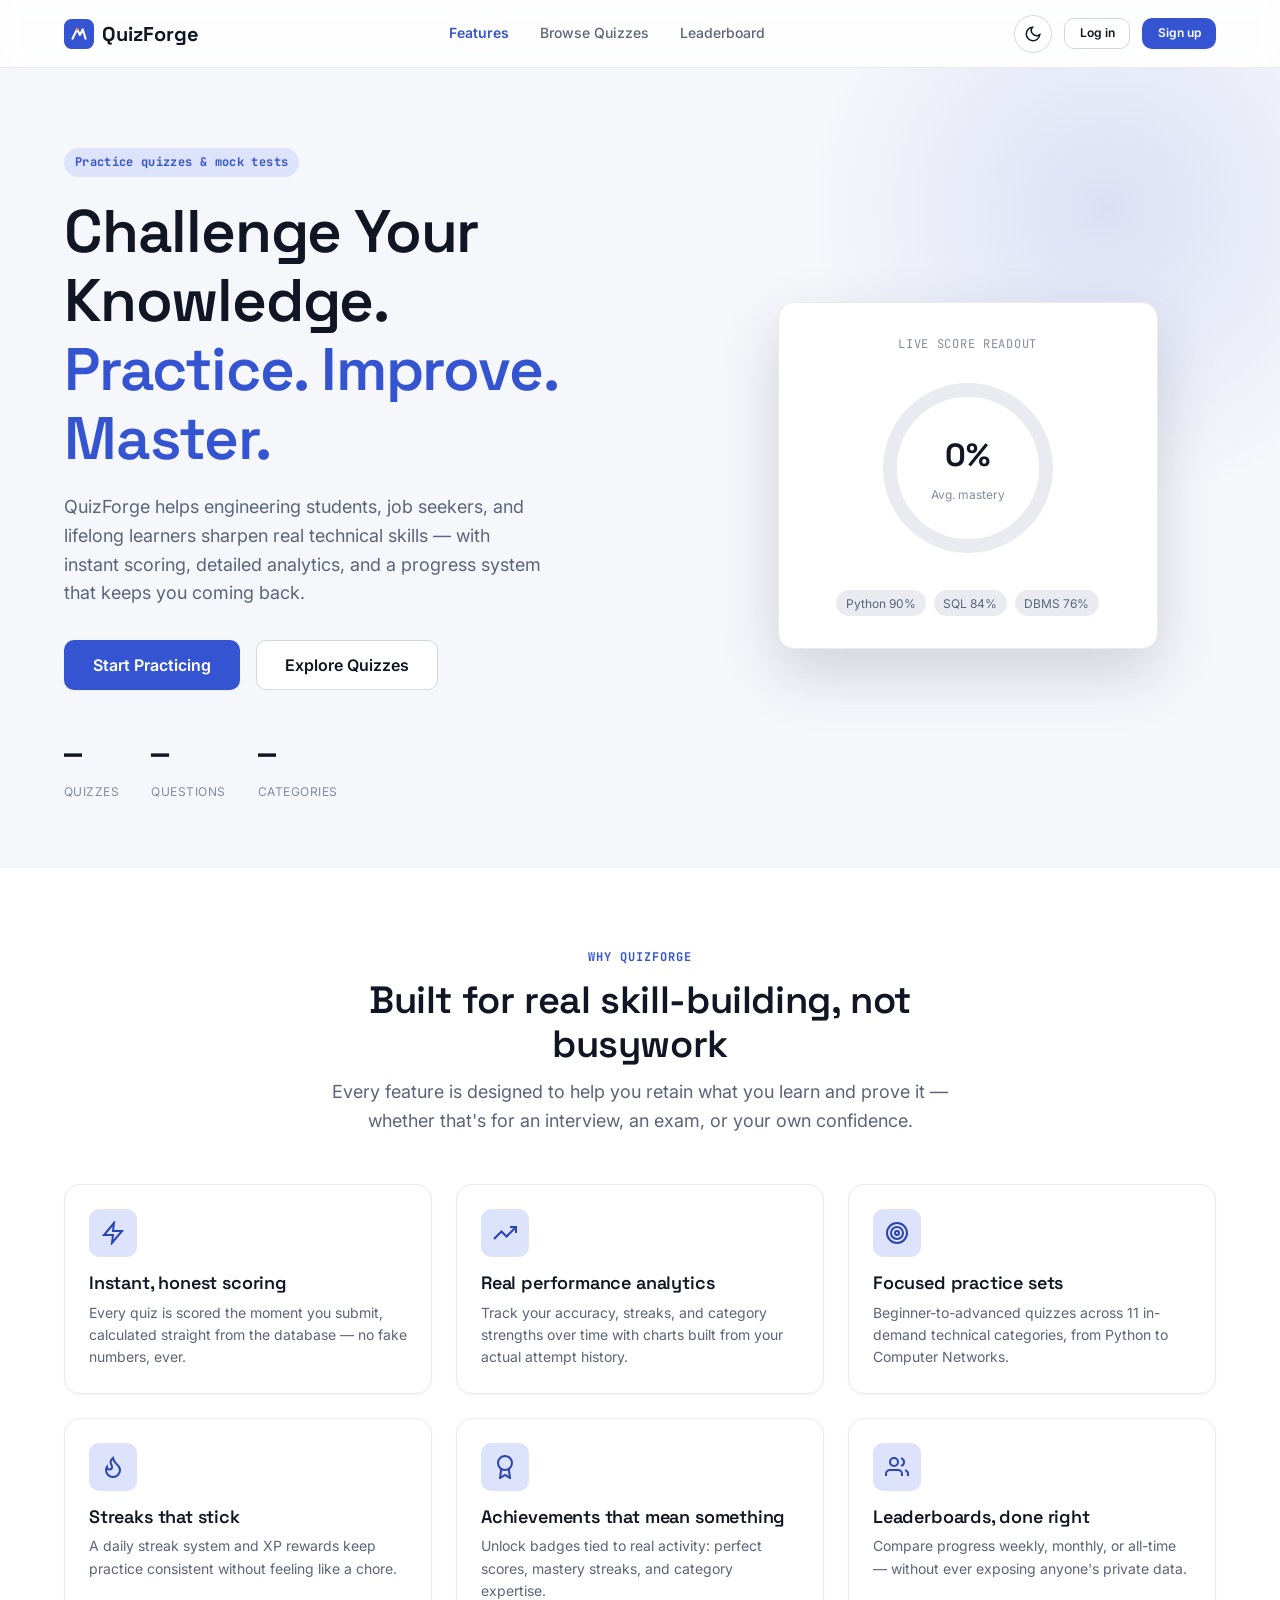
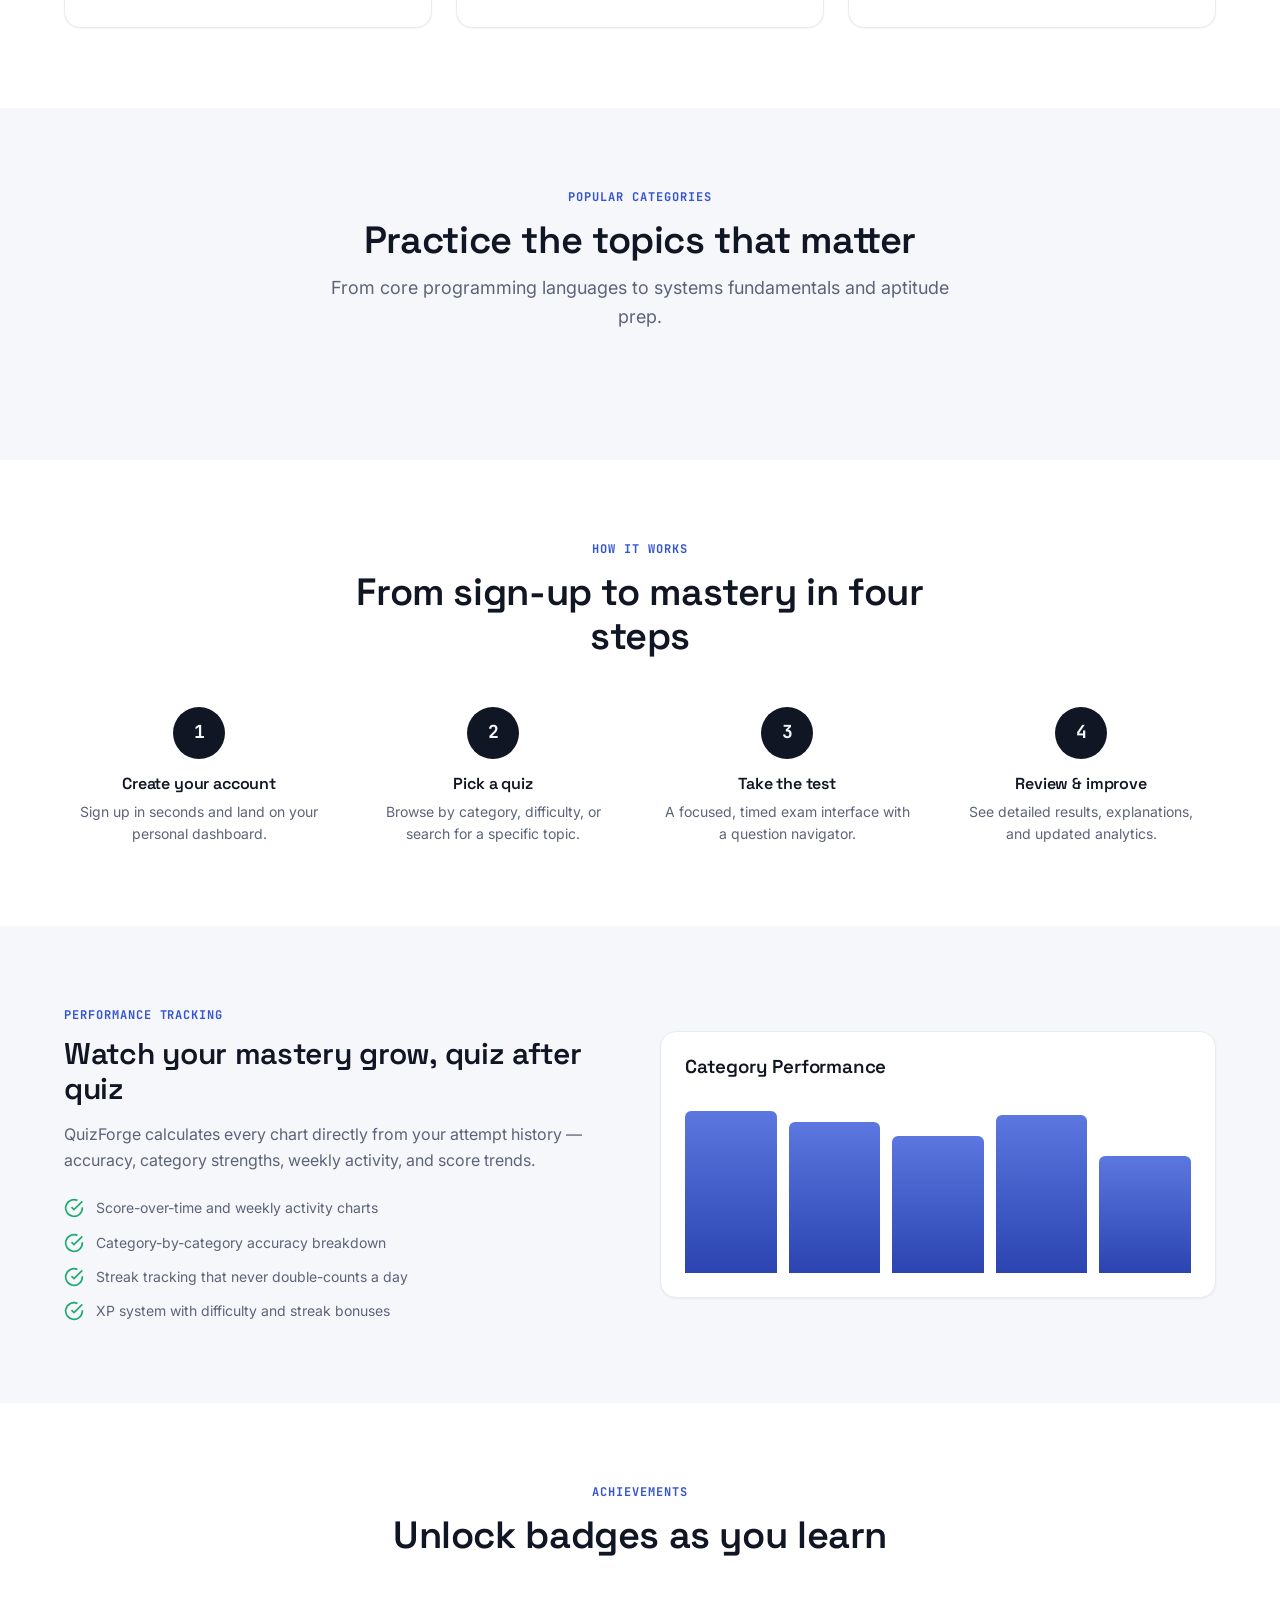
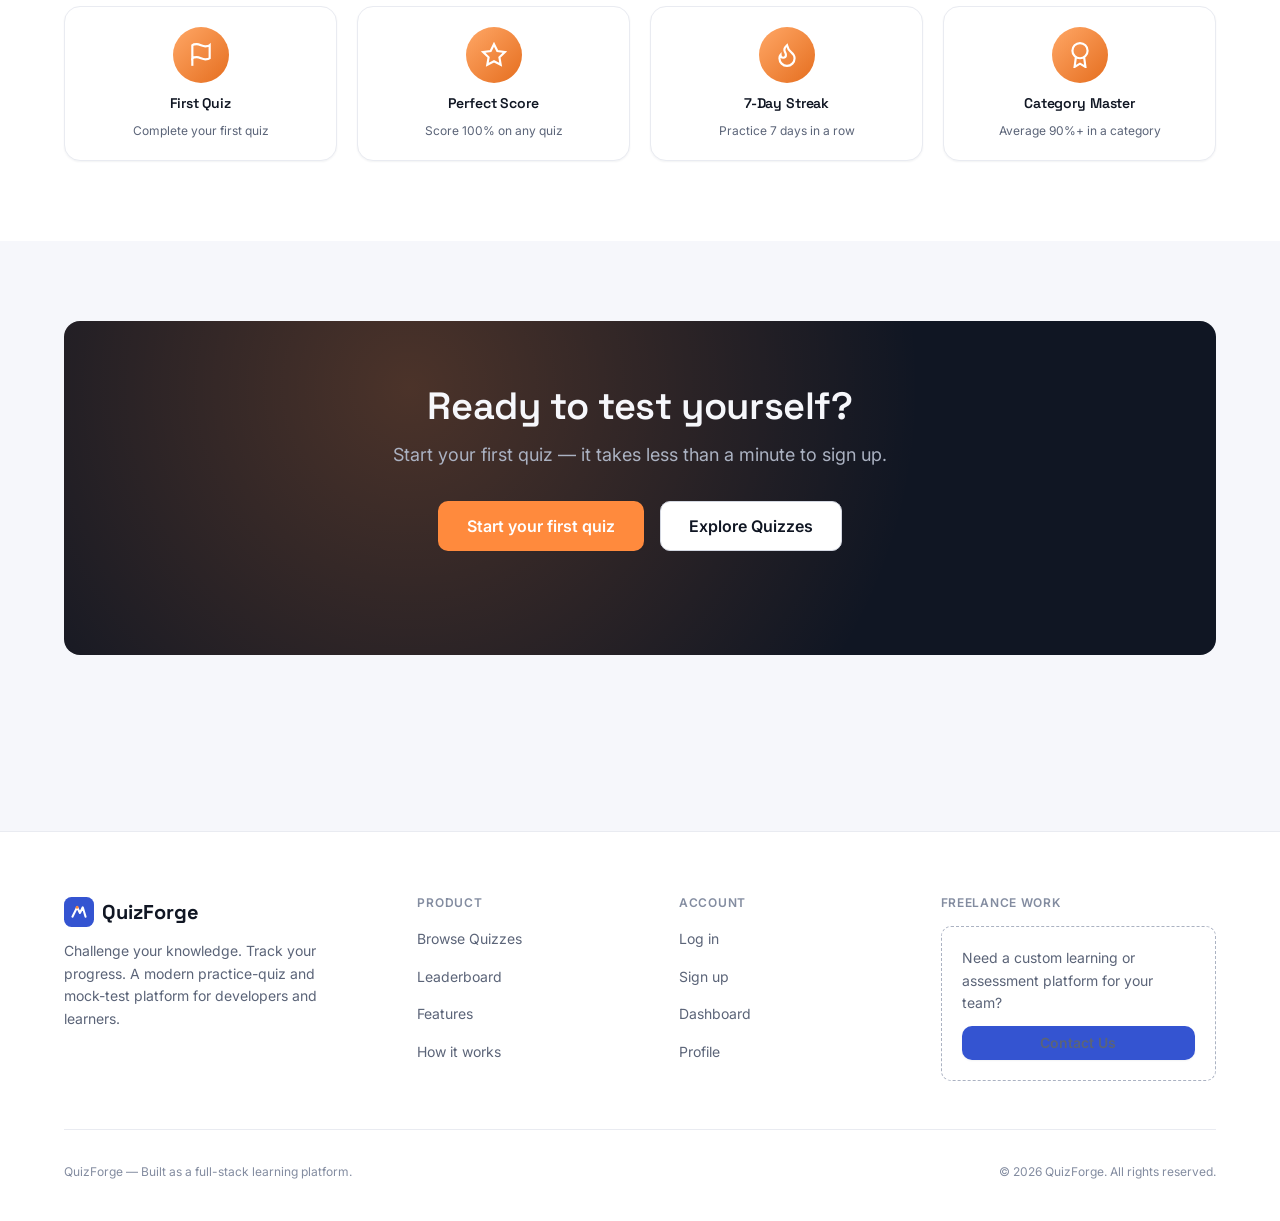
<file: frontend/index.html>
<!DOCTYPE html>
<html lang="en">
<head>
<meta charset="UTF-8">
<meta name="viewport" content="width=device-width, initial-scale=1.0">
<title>QuizForge — Challenge Your Knowledge. Track Your Progress.</title>
<meta name="description" content="QuizForge is a modern practice-quiz and mock-test platform. Practice. Improve. Master real-world technical topics with instant scoring and analytics.">
<link rel="icon" href="data:image/svg+xml,<svg xmlns=%22http://www.w3.org/2000/svg%22 viewBox=%220 0 32 32%22><rect width=%2232%22 height=%2232%22 rx=%228%22 fill=%22%233454D1%22/><path d=%22M9 21L14 11L17 17L20 11L23 21%22 stroke=%22white%22 stroke-width=%222.2%22 fill=%22none%22 stroke-linecap=%22round%22 stroke-linejoin=%22round%22/></svg>">
<link rel="preconnect" href="https://fonts.googleapis.com">
<link rel="preconnect" href="https://fonts.gstatic.com" crossorigin>
<link href="https://fonts.googleapis.com/css2?family=Space+Grotesk:wght@500;600;700&family=Inter:wght@400;500;600;700&family=JetBrains+Mono:wght@500;700&display=swap" rel="stylesheet">
<script>
  (function(){ var t = localStorage.getItem('quizforge_theme') || (window.matchMedia('(prefers-color-scheme: dark)').matches ? 'dark' : 'light'); document.documentElement.setAttribute('data-theme', t); })();
</script>
<link rel="stylesheet" href="css/variables.css">
<link rel="stylesheet" href="css/main.css">
<link rel="stylesheet" href="css/components.css">
<link rel="stylesheet" href="css/landing.css">
</head>
<body>
<a href="#main" class="skip-link">Skip to content</a>

<div id="site-header-root"></div>

<main id="main">

  <section class="hero">
    <div class="container hero-grid">
      <div class="hero-copy">
        <span class="hero-eyebrow">Practice quizzes &amp; mock tests</span>
        <h1>Challenge Your Knowledge.<br><span class="accent">Practice. Improve. Master.</span></h1>
        <p class="hero-sub">QuizForge helps engineering students, job seekers, and lifelong learners sharpen real technical skills — with instant scoring, detailed analytics, and a progress system that keeps you coming back.</p>
        <div class="hero-actions">
          <a href="register.html" class="btn btn-primary btn-lg">Start Practicing</a>
          <a href="quizzes.html" class="btn btn-secondary btn-lg">Explore Quizzes</a>
        </div>
        <div class="hero-stats" id="hero-stats">
          <div class="hero-stat"><span class="num">—</span><span class="lbl">Quizzes</span></div>
          <div class="hero-stat"><span class="num">—</span><span class="lbl">Questions</span></div>
          <div class="hero-stat"><span class="num">—</span><span class="lbl">Categories</span></div>
        </div>
      </div>

      <div class="hero-visual">
        <div class="hero-panel">
          <div class="panel-label">Live Score Readout</div>
          <div class="score-ring-wrap" id="hero-ring">
            <svg width="180" height="180" viewBox="0 0 180 180">
              <circle class="score-ring-track" cx="90" cy="90" r="78" stroke-width="14"></circle>
              <circle class="score-ring-fill" id="hero-ring-fill" cx="90" cy="90" r="78" stroke-width="14"
                stroke-dasharray="490" stroke-dashoffset="490"></circle>
            </svg>
            <div class="score-ring-label">
              <span class="big" id="hero-ring-value" style="font-size:2rem;">0%</span>
              <span class="small">Avg. mastery</span>
            </div>
          </div>
          <div class="hero-panel-chips">
            <span class="hero-panel-chip">Python 90%</span>
            <span class="hero-panel-chip">SQL 84%</span>
            <span class="hero-panel-chip">DBMS 76%</span>
          </div>
        </div>
      </div>
    </div>
  </section>

  <section class="section section-alt" id="features">
    <div class="container">
      <div class="section-head">
        <span class="section-eyebrow">Why QuizForge</span>
        <h2>Built for real skill-building, not busywork</h2>
        <p>Every feature is designed to help you retain what you learn and prove it — whether that's for an interview, an exam, or your own confidence.</p>
      </div>
      <div class="feature-grid">
        <div class="card feature-card">
          <div class="feature-icon"><svg viewBox="0 0 24 24" fill="none" stroke="currentColor" stroke-width="2"><path d="M13 2L3 14h9l-1 8 10-12h-9l1-8z"/></svg></div>
          <h3>Instant, honest scoring</h3>
          <p>Every quiz is scored the moment you submit, calculated straight from the database — no fake numbers, ever.</p>
        </div>
        <div class="card feature-card">
          <div class="feature-icon"><svg viewBox="0 0 24 24" fill="none" stroke="currentColor" stroke-width="2"><polyline points="23 6 13.5 15.5 8.5 10.5 1 18"/><polyline points="17 6 23 6 23 12"/></svg></div>
          <h3>Real performance analytics</h3>
          <p>Track your accuracy, streaks, and category strengths over time with charts built from your actual attempt history.</p>
        </div>
        <div class="card feature-card">
          <div class="feature-icon"><svg viewBox="0 0 24 24" fill="none" stroke="currentColor" stroke-width="2"><circle cx="12" cy="12" r="10"/><circle cx="12" cy="12" r="6"/><circle cx="12" cy="12" r="2"/></svg></div>
          <h3>Focused practice sets</h3>
          <p>Beginner-to-advanced quizzes across 11 in-demand technical categories, from Python to Computer Networks.</p>
        </div>
        <div class="card feature-card">
          <div class="feature-icon"><svg viewBox="0 0 24 24" fill="none" stroke="currentColor" stroke-width="2"><path d="M8.5 14.5A2.5 2.5 0 0011 12c0-1.38-.5-2-1-3-1.072-2.143-.224-4.054 2-6 .5 2.5 2 4.9 4 6.5 2 1.6 3 3.5 3 5.5a7 7 0 11-14 0c0-1.153.433-2.294 1-3a2.5 2.5 0 002.5 2.5z"/></svg></div>
          <h3>Streaks that stick</h3>
          <p>A daily streak system and XP rewards keep practice consistent without feeling like a chore.</p>
        </div>
        <div class="card feature-card">
          <div class="feature-icon"><svg viewBox="0 0 24 24" fill="none" stroke="currentColor" stroke-width="2"><circle cx="12" cy="8" r="7"/><path d="M8.21 13.89L7 23l5-3 5 3-1.21-9.12"/></svg></div>
          <h3>Achievements that mean something</h3>
          <p>Unlock badges tied to real activity: perfect scores, mastery streaks, and category expertise.</p>
        </div>
        <div class="card feature-card">
          <div class="feature-icon"><svg viewBox="0 0 24 24" fill="none" stroke="currentColor" stroke-width="2"><path d="M17 21v-2a4 4 0 00-4-4H5a4 4 0 00-4 4v2"/><circle cx="9" cy="7" r="4"/><path d="M23 21v-2a4 4 0 00-3-3.87M16 3.13a4 4 0 010 7.75"/></svg></div>
          <h3>Leaderboards, done right</h3>
          <p>Compare progress weekly, monthly, or all-time — without ever exposing anyone's private data.</p>
        </div>
      </div>
    </div>
  </section>

  <section class="section">
    <div class="container">
      <div class="section-head">
        <span class="section-eyebrow">Popular Categories</span>
        <h2>Practice the topics that matter</h2>
        <p>From core programming languages to systems fundamentals and aptitude prep.</p>
      </div>
      <div class="category-grid" id="category-grid"></div>
    </div>
  </section>

  <section class="section section-alt" id="how-it-works">
    <div class="container">
      <div class="section-head">
        <span class="section-eyebrow">How It Works</span>
        <h2>From sign-up to mastery in four steps</h2>
      </div>
      <div class="steps-row">
        <div class="step-item">
          <div class="step-marker">1</div>
          <h3>Create your account</h3>
          <p>Sign up in seconds and land on your personal dashboard.</p>
        </div>
        <div class="step-item">
          <div class="step-marker">2</div>
          <h3>Pick a quiz</h3>
          <p>Browse by category, difficulty, or search for a specific topic.</p>
        </div>
        <div class="step-item">
          <div class="step-marker">3</div>
          <h3>Take the test</h3>
          <p>A focused, timed exam interface with a question navigator.</p>
        </div>
        <div class="step-item">
          <div class="step-marker">4</div>
          <h3>Review &amp; improve</h3>
          <p>See detailed results, explanations, and updated analytics.</p>
        </div>
      </div>
    </div>
  </section>

  <section class="section">
    <div class="container showcase-grid">
      <div class="showcase-copy">
        <span class="section-eyebrow">Performance Tracking</span>
        <h2>Watch your mastery grow, quiz after quiz</h2>
        <p>QuizForge calculates every chart directly from your attempt history — accuracy, category strengths, weekly activity, and score trends.</p>
        <ul class="showcase-list">
          <li><svg viewBox="0 0 24 24" fill="none" stroke="currentColor" stroke-width="2"><path d="M22 11.08V12a10 10 0 11-5.93-9.14"/><path d="M22 4L12 14.01l-3-3"/></svg> Score-over-time and weekly activity charts</li>
          <li><svg viewBox="0 0 24 24" fill="none" stroke="currentColor" stroke-width="2"><path d="M22 11.08V12a10 10 0 11-5.93-9.14"/><path d="M22 4L12 14.01l-3-3"/></svg> Category-by-category accuracy breakdown</li>
          <li><svg viewBox="0 0 24 24" fill="none" stroke="currentColor" stroke-width="2"><path d="M22 11.08V12a10 10 0 11-5.93-9.14"/><path d="M22 4L12 14.01l-3-3"/></svg> Streak tracking that never double-counts a day</li>
          <li><svg viewBox="0 0 24 24" fill="none" stroke="currentColor" stroke-width="2"><path d="M22 11.08V12a10 10 0 11-5.93-9.14"/><path d="M22 4L12 14.01l-3-3"/></svg> XP system with difficulty and streak bonuses</li>
        </ul>
      </div>
      <div class="card mock-chart-card">
        <h3>Category Performance</h3>
        <div class="mock-bars">
          <div class="mock-bar" style="height:90%"></div>
          <div class="mock-bar" style="height:84%"></div>
          <div class="mock-bar" style="height:76%"></div>
          <div class="mock-bar" style="height:88%"></div>
          <div class="mock-bar" style="height:65%"></div>
        </div>
      </div>
    </div>
  </section>

  <section class="section section-alt">
    <div class="container">
      <div class="section-head">
        <span class="section-eyebrow">Achievements</span>
        <h2>Unlock badges as you learn</h2>
      </div>
      <div class="achv-strip">
        <div class="card achievement-card">
          <div class="achievement-icon"><svg viewBox="0 0 24 24" fill="none" stroke="currentColor" stroke-width="2"><path d="M4 15s1-1 4-1 5 2 8 2 4-1 4-1V3s-1 1-4 1-5-2-8-2-4 1-4 1z"/><line x1="4" y1="22" x2="4" y2="15"/></svg></div>
          <h4>First Quiz</h4>
          <p>Complete your first quiz</p>
        </div>
        <div class="card achievement-card">
          <div class="achievement-icon"><svg viewBox="0 0 24 24" fill="none" stroke="currentColor" stroke-width="2"><polygon points="12 2 15.09 8.26 22 9.27 17 14.14 18.18 21.02 12 17.77 5.82 21.02 7 14.14 2 9.27 8.91 8.26 12 2"/></svg></div>
          <h4>Perfect Score</h4>
          <p>Score 100% on any quiz</p>
        </div>
        <div class="card achievement-card">
          <div class="achievement-icon"><svg viewBox="0 0 24 24" fill="none" stroke="currentColor" stroke-width="2"><path d="M8.5 14.5A2.5 2.5 0 0011 12c0-1.38-.5-2-1-3-1.072-2.143-.224-4.054 2-6 .5 2.5 2 4.9 4 6.5 2 1.6 3 3.5 3 5.5a7 7 0 11-14 0c0-1.153.433-2.294 1-3a2.5 2.5 0 002.5 2.5z"/></svg></div>
          <h4>7-Day Streak</h4>
          <p>Practice 7 days in a row</p>
        </div>
        <div class="card achievement-card">
          <div class="achievement-icon"><svg viewBox="0 0 24 24" fill="none" stroke="currentColor" stroke-width="2"><circle cx="12" cy="8" r="7"/><path d="M8.21 13.89L7 23l5-3 5 3-1.21-9.12"/></svg></div>
          <h4>Category Master</h4>
          <p>Average 90%+ in a category</p>
        </div>
      </div>
    </div>
  </section>

  <section class="section">
    <div class="container">
      <div class="cta-band">
        <h2>Ready to test yourself?</h2>
        <p>Start your first quiz — it takes less than a minute to sign up.</p>
        <div class="hero-actions">
          <a href="register.html" class="btn btn-ember btn-lg">Start your first quiz</a>
          <a href="quizzes.html" class="btn btn-secondary btn-lg">Explore Quizzes</a>
        </div>
      </div>
    </div>
  </section>

</main>

<div id="site-footer-root"></div>

<script src="js/config.js"></script>
<script src="js/theme.js"></script>
<script src="js/api.js"></script>
<script src="js/icons.js"></script>
<script src="js/toast.js"></script>
<script src="js/modal.js"></script>
<script src="js/nav.js"></script>
<script src="js/landing.js"></script>
</body>
</html>
</file>
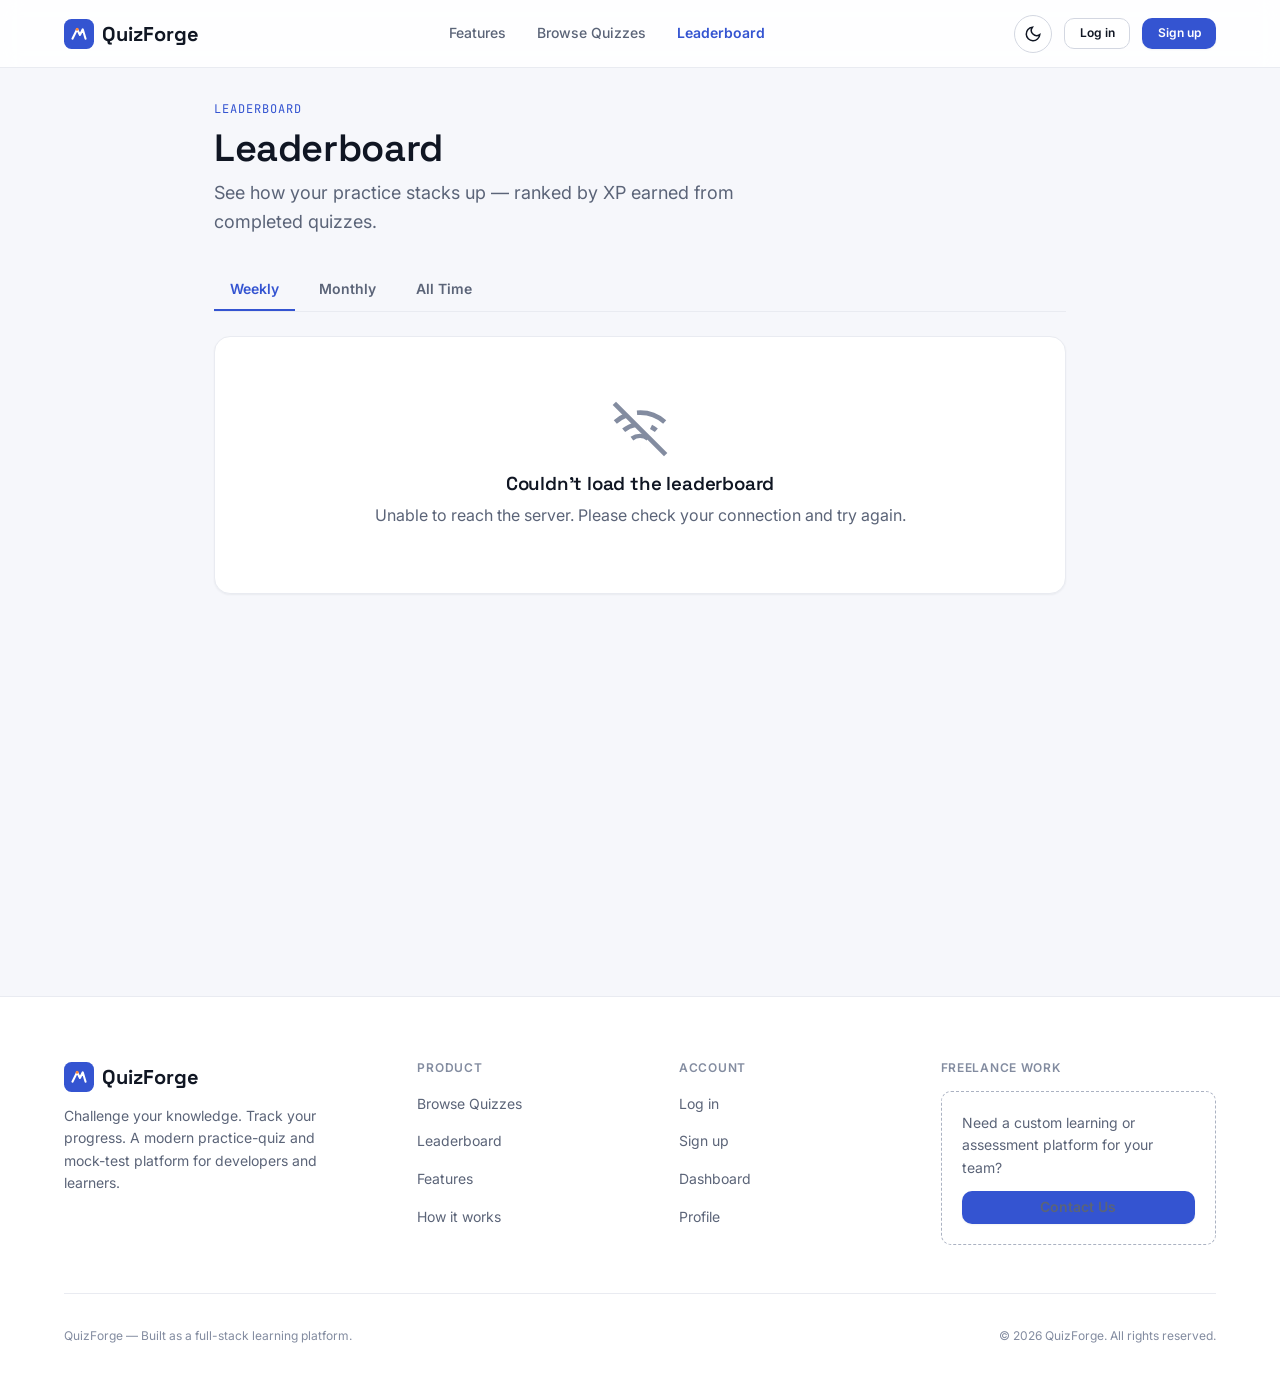
<file: frontend/leaderboard.html>
<!DOCTYPE html>
<html lang="en">
<head>
<meta charset="UTF-8">
<meta name="viewport" content="width=device-width, initial-scale=1.0">
<title>Leaderboard — QuizForge</title>
<link rel="icon" href="data:image/svg+xml,<svg xmlns=%22http://www.w3.org/2000/svg%22 viewBox=%220 0 32 32%22><rect width=%2232%22 height=%2232%22 rx=%228%22 fill=%22%233454D1%22/></svg>">
<link rel="preconnect" href="https://fonts.googleapis.com">
<link href="https://fonts.googleapis.com/css2?family=Space+Grotesk:wght@500;600;700&family=Inter:wght@400;500;600;700&family=JetBrains+Mono:wght@500;700&display=swap" rel="stylesheet">
<script>(function(){ var t = localStorage.getItem('quizforge_theme') || (window.matchMedia('(prefers-color-scheme: dark)').matches ? 'dark' : 'light'); document.documentElement.setAttribute('data-theme', t); })();</script>
<link rel="stylesheet" href="css/variables.css">
<link rel="stylesheet" href="css/main.css">
<link rel="stylesheet" href="css/components.css">
<style>
  .rank-badge { display: inline-flex; align-items: center; justify-content: center; width: 28px; height: 28px; border-radius: 50%; font-weight: 700; font-family: var(--font-mono); font-size: var(--fs-sm); }
  .rank-badge.gold { background: #FCEBC0; color: #9A6A00; }
  .rank-badge.silver { background: #E6E9F0; color: #5B6478; }
  .rank-badge.bronze { background: #F3DCC6; color: #93502A; }
  [data-theme="dark"] .rank-badge.gold { background: #4A3B10; color: #FCEBC0; }
  [data-theme="dark"] .rank-badge.silver { background: #333B4E; color: #E6E9F0; }
  [data-theme="dark"] .rank-badge.bronze { background: #4A3320; color: #F3DCC6; }
</style>
</head>
<body>
<a href="#main" class="skip-link">Skip to content</a>
<div id="site-header-root"></div>

<main id="main" class="page-main">
  <div class="container" style="max-width: 900px;">
    <div class="page-header">
      <span class="page-eyebrow">Leaderboard</span>
      <h1 class="page-title">Leaderboard</h1>
      <p class="page-subtitle">See how your practice stacks up — ranked by XP earned from completed quizzes.</p>
    </div>

    <div class="tabs" id="period-tabs">
      <button class="tab-btn active" data-period="weekly">Weekly</button>
      <button class="tab-btn" data-period="monthly">Monthly</button>
      <button class="tab-btn" data-period="all_time">All Time</button>
    </div>

    <div class="card" id="leaderboard-card">
      <div style="padding: var(--space-6);">
        <div class="skeleton skeleton-line" style="width:100%;"></div>
        <div class="skeleton skeleton-line" style="width:90%;"></div>
        <div class="skeleton skeleton-line" style="width:95%;"></div>
      </div>
    </div>
  </div>
</main>

<div id="site-footer-root"></div>

<script src="js/config.js"></script>
<script src="js/theme.js"></script>
<script src="js/api.js"></script>
<script src="js/icons.js"></script>
<script src="js/toast.js"></script>
<script src="js/modal.js"></script>
<script src="js/nav.js"></script>
<script src="js/leaderboard.js"></script>
</body>
</html>
</file>
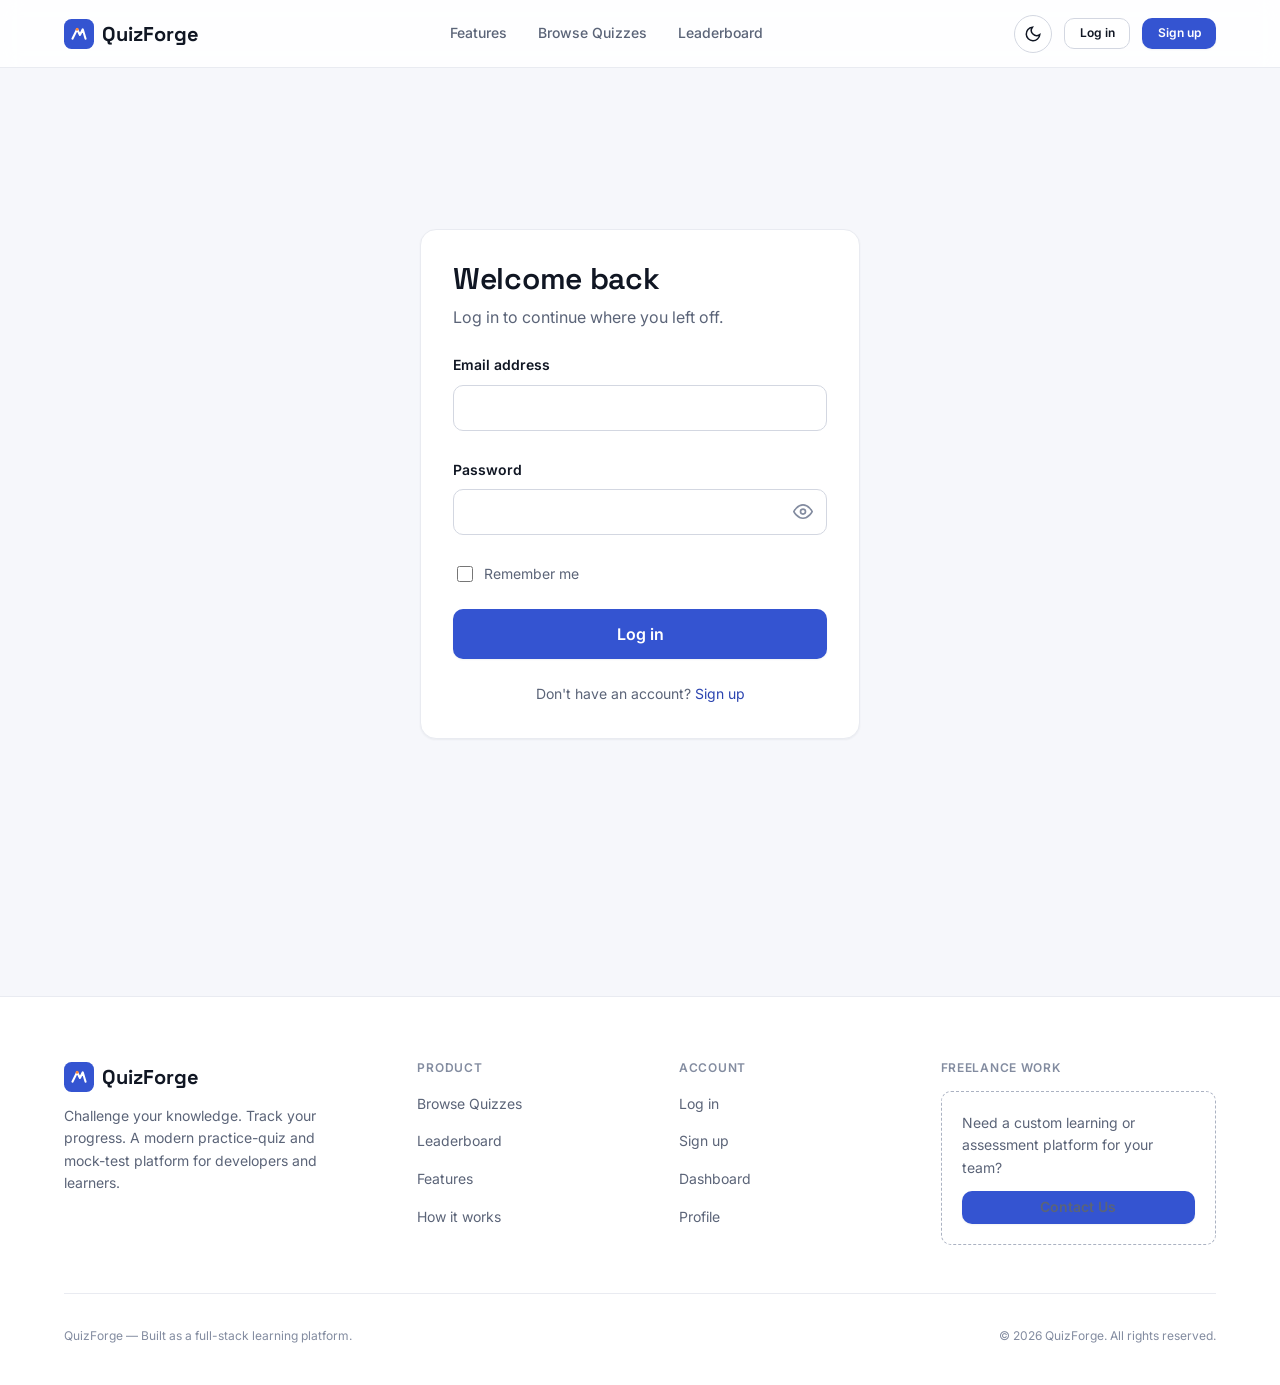
<file: frontend/login.html>
<!DOCTYPE html>
<html lang="en">
<head>
<meta charset="UTF-8">
<meta name="viewport" content="width=device-width, initial-scale=1.0">
<title>Log in — QuizForge</title>
<link rel="icon" href="data:image/svg+xml,<svg xmlns=%22http://www.w3.org/2000/svg%22 viewBox=%220 0 32 32%22><rect width=%2232%22 height=%2232%22 rx=%228%22 fill=%22%233454D1%22/></svg>">
<link rel="preconnect" href="https://fonts.googleapis.com">
<link href="https://fonts.googleapis.com/css2?family=Space+Grotesk:wght@500;600;700&family=Inter:wght@400;500;600;700&family=JetBrains+Mono:wght@500;700&display=swap" rel="stylesheet">
<script>(function(){ var t = localStorage.getItem('quizforge_theme') || (window.matchMedia('(prefers-color-scheme: dark)').matches ? 'dark' : 'light'); document.documentElement.setAttribute('data-theme', t); })();</script>
<link rel="stylesheet" href="css/variables.css">
<link rel="stylesheet" href="css/main.css">
<link rel="stylesheet" href="css/components.css">
</head>
<body>
<a href="#main" class="skip-link">Skip to content</a>
<div id="site-header-root"></div>

<main id="main" class="auth-shell">
  <div class="card auth-card">
    <h1>Welcome back</h1>
    <p class="auth-sub">Log in to continue where you left off.</p>

    <form id="login-form" novalidate>
      <div class="form-group">
        <label class="form-label" for="email">Email address</label>
        <input class="form-input" type="email" id="email" name="email" autocomplete="email" required>
        <div class="form-error" id="err-email" hidden></div>
      </div>

      <div class="form-group">
        <label class="form-label" for="password">Password</label>
        <div class="input-wrap">
          <input class="form-input" type="password" id="password" name="password" autocomplete="current-password" required>
          <button type="button" class="input-icon-btn" id="toggle-password" aria-label="Show password">
            <svg width="20" height="20" viewBox="0 0 24 24" fill="none" stroke="currentColor" stroke-width="2"><path d="M1 12s4-8 11-8 11 8 11 8-4 8-11 8-11-8-11-8z"/><circle cx="12" cy="12" r="3"/></svg>
          </button>
        </div>
        <div class="form-error" id="err-password" hidden></div>
      </div>

      <div class="form-group flex items-center justify-between" style="margin-bottom: var(--space-6);">
        <label class="checkbox-row" style="margin-bottom:0;">
          <input type="checkbox" id="remember">
          <span>Remember me</span>
        </label>
      </div>

      <button type="submit" class="btn btn-primary btn-block btn-lg" id="submit-btn">Log in</button>
    </form>

    <div class="auth-switch">Don't have an account? <a href="register.html">Sign up</a></div>
  </div>
</main>

<div id="site-footer-root"></div>

<script src="js/config.js"></script>
<script src="js/theme.js"></script>
<script src="js/api.js"></script>
<script src="js/icons.js"></script>
<script src="js/toast.js"></script>
<script src="js/modal.js"></script>
<script src="js/nav.js"></script>
<script src="js/login.js"></script>
</body>
</html>
</file>
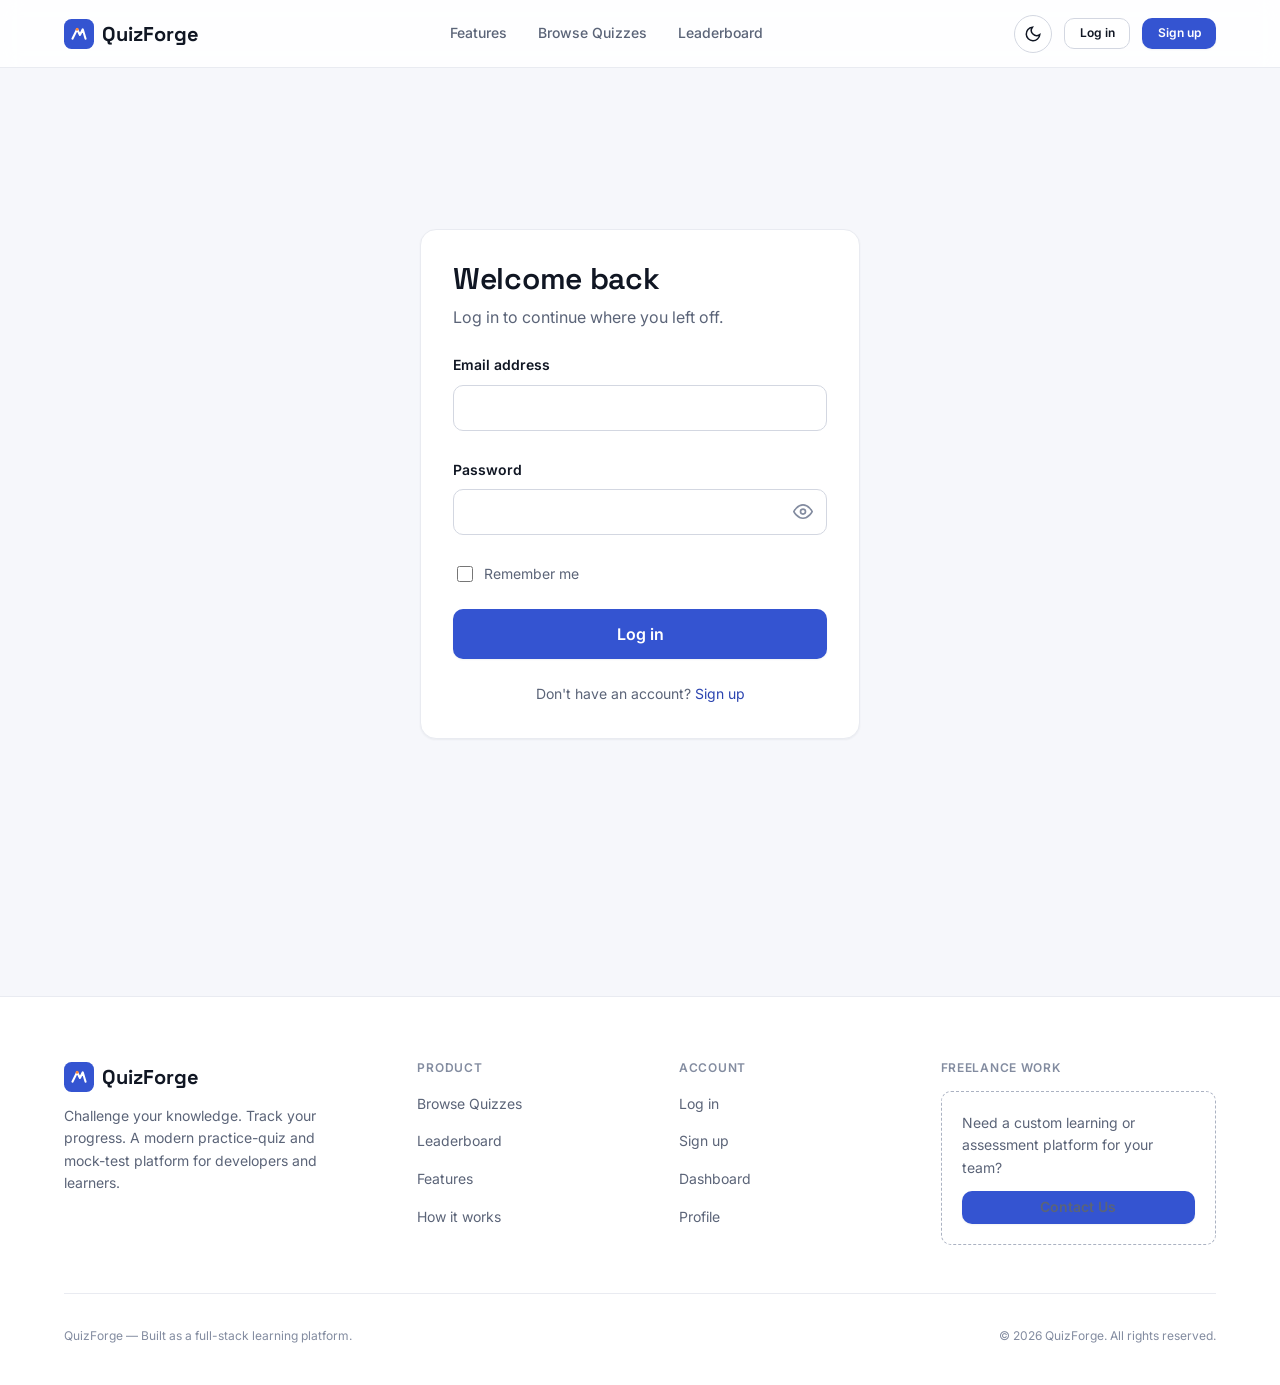
<file: frontend/profile.html>
<!DOCTYPE html>
<html lang="en">
<head>
<meta charset="UTF-8">
<meta name="viewport" content="width=device-width, initial-scale=1.0">
<title>Profile — QuizForge</title>
<link rel="icon" href="data:image/svg+xml,<svg xmlns=%22http://www.w3.org/2000/svg%22 viewBox=%220 0 32 32%22><rect width=%2232%22 height=%2232%22 rx=%228%22 fill=%22%233454D1%22/></svg>">
<link rel="preconnect" href="https://fonts.googleapis.com">
<link href="https://fonts.googleapis.com/css2?family=Space+Grotesk:wght@500;600;700&family=Inter:wght@400;500;600;700&family=JetBrains+Mono:wght@500;700&display=swap" rel="stylesheet">
<script>(function(){ var t = localStorage.getItem('quizforge_theme') || (window.matchMedia('(prefers-color-scheme: dark)').matches ? 'dark' : 'light'); document.documentElement.setAttribute('data-theme', t); })();</script>
<link rel="stylesheet" href="css/variables.css">
<link rel="stylesheet" href="css/main.css">
<link rel="stylesheet" href="css/components.css">
<style>
  .profile-header-card { padding: var(--space-8); display: flex; align-items: center; gap: var(--space-6); flex-wrap: wrap; }
  .profile-avatar-lg { width: 72px; height: 72px; border-radius: 50%; background: var(--accent-primary); color: #fff; display: flex; align-items: center; justify-content: center; font-family: var(--font-display); font-weight: 700; font-size: var(--fs-xl); flex-shrink: 0; }
  .profile-header-info h1 { margin-bottom: 4px; }
  .profile-header-info .joined { font-size: var(--fs-sm); color: var(--text-tertiary); }
  .profile-edit-btn { margin-left: auto; }
  @media (max-width: 600px) { .profile-edit-btn { margin-left: 0; } }
</style>
</head>
<body>
<a href="#main" class="skip-link">Skip to content</a>
<div id="site-header-root"></div>

<main id="main" class="page-main">
  <div class="container" style="max-width: 900px;">

    <div class="card profile-header-card" id="profile-header-card">
      <div class="skeleton skeleton-line" style="width: 100%; height: 60px;"></div>
    </div>

    <div class="grid" style="grid-template-columns: repeat(3, 1fr); margin: var(--space-8) 0;" id="profile-stats"></div>

    <div class="grid" style="grid-template-columns: 1fr 1fr; align-items: start;">
      <div>
        <div class="page-header"><h2 style="font-size: var(--fs-xl);">Category Strengths</h2></div>
        <div class="card card-padded" id="profile-category-card"></div>
      </div>
      <div>
        <div class="page-header"><h2 style="font-size: var(--fs-xl);">Achievements</h2></div>
        <div class="grid" style="grid-template-columns: repeat(3, 1fr);" id="profile-achievements-grid"></div>
      </div>
    </div>
  </div>
</main>

<div id="site-footer-root"></div>

<script src="js/config.js"></script>
<script src="js/theme.js"></script>
<script src="js/api.js"></script>
<script src="js/icons.js"></script>
<script src="js/toast.js"></script>
<script src="js/modal.js"></script>
<script src="js/nav.js"></script>
<script src="js/auth-guard.js"></script>
<script src="js/profile.js"></script>
</body>
</html>
</file>
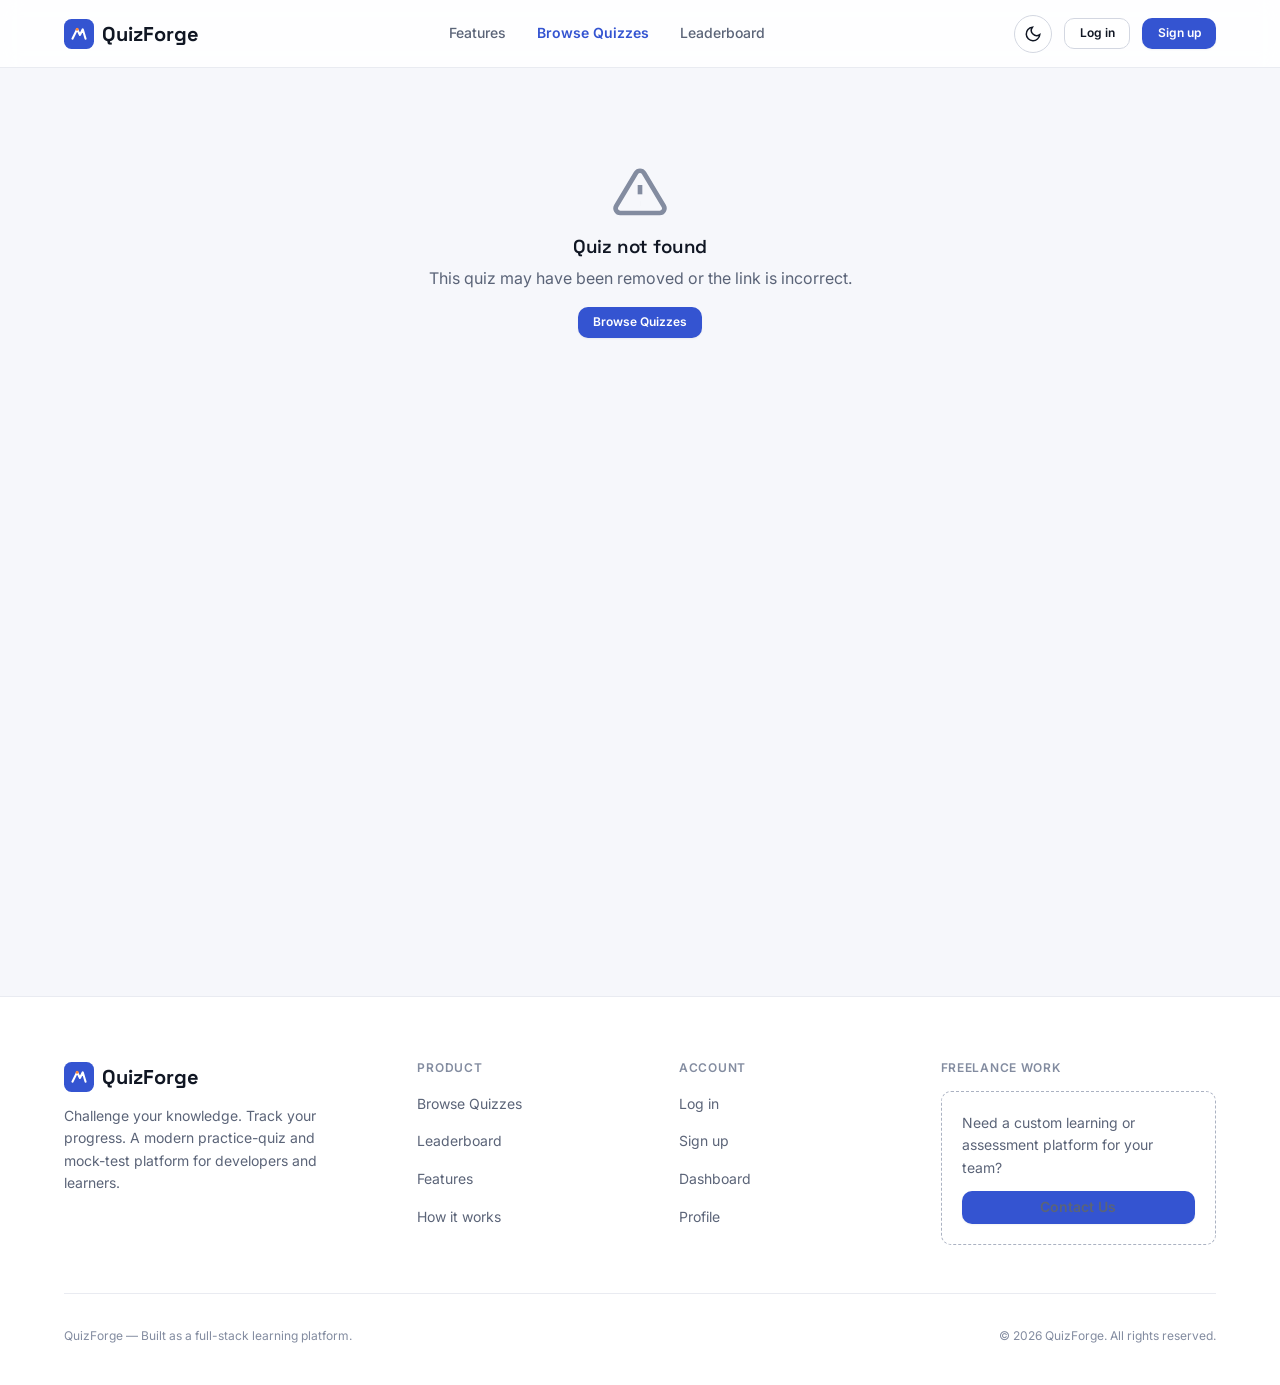
<file: frontend/quiz-detail.html>
<!DOCTYPE html>
<html lang="en">
<head>
<meta charset="UTF-8">
<meta name="viewport" content="width=device-width, initial-scale=1.0">
<title>Quiz Details — QuizForge</title>
<link rel="icon" href="data:image/svg+xml,<svg xmlns=%22http://www.w3.org/2000/svg%22 viewBox=%220 0 32 32%22><rect width=%2232%22 height=%2232%22 rx=%228%22 fill=%22%233454D1%22/></svg>">
<link rel="preconnect" href="https://fonts.googleapis.com">
<link href="https://fonts.googleapis.com/css2?family=Space+Grotesk:wght@500;600;700&family=Inter:wght@400;500;600;700&family=JetBrains+Mono:wght@500;700&display=swap" rel="stylesheet">
<script>(function(){ var t = localStorage.getItem('quizforge_theme') || (window.matchMedia('(prefers-color-scheme: dark)').matches ? 'dark' : 'light'); document.documentElement.setAttribute('data-theme', t); })();</script>
<link rel="stylesheet" href="css/variables.css">
<link rel="stylesheet" href="css/main.css">
<link rel="stylesheet" href="css/components.css">
<style>
  .detail-shell { max-width: 720px; margin: 0 auto; }
  .detail-top { display: flex; align-items: center; gap: var(--space-4); margin-bottom: var(--space-6); }
  .detail-icon { width: 56px; height: 56px; border-radius: var(--radius-md); background: var(--color-primary-100); color: var(--color-primary-600); display: flex; align-items: center; justify-content: center; flex-shrink: 0; }
  .detail-icon svg { width: 28px; height: 28px; }
  [data-theme="dark"] .detail-icon { background: var(--color-primary-900); color: var(--color-primary-300); }
  .detail-meta-row { display: flex; gap: var(--space-6); flex-wrap: wrap; margin: var(--space-6) 0; padding: var(--space-5); background: var(--bg-surface-muted); border-radius: var(--radius-md); }
  .detail-meta-item { display: flex; flex-direction: column; gap: 2px; }
  .detail-meta-item .lbl { font-size: var(--fs-xs); color: var(--text-tertiary); text-transform: uppercase; letter-spacing: 0.04em; }
  .detail-meta-item .val { font-family: var(--font-mono); font-weight: 700; }
  .rules-list { list-style: none; padding: 0; margin: var(--space-4) 0; display: flex; flex-direction: column; gap: var(--space-3); }
  .rules-list li { display: flex; gap: var(--space-3); font-size: var(--fs-sm); color: var(--text-secondary); }
  .rules-list svg { width: 18px; height: 18px; color: var(--accent-primary); flex-shrink: 0; margin-top: 2px; }
</style>
</head>
<body>
<a href="#main" class="skip-link">Skip to content</a>
<div id="site-header-root"></div>

<main id="main" class="page-main">
  <div class="container detail-shell" id="detail-content">
    <div class="skeleton skeleton-card" style="height: 400px;"></div>
  </div>
</main>

<div id="site-footer-root"></div>

<script src="js/config.js"></script>
<script src="js/theme.js"></script>
<script src="js/api.js"></script>
<script src="js/icons.js"></script>
<script src="js/toast.js"></script>
<script src="js/modal.js"></script>
<script src="js/nav.js"></script>
<script src="js/quiz-detail.js"></script>
</body>
</html>
</file>
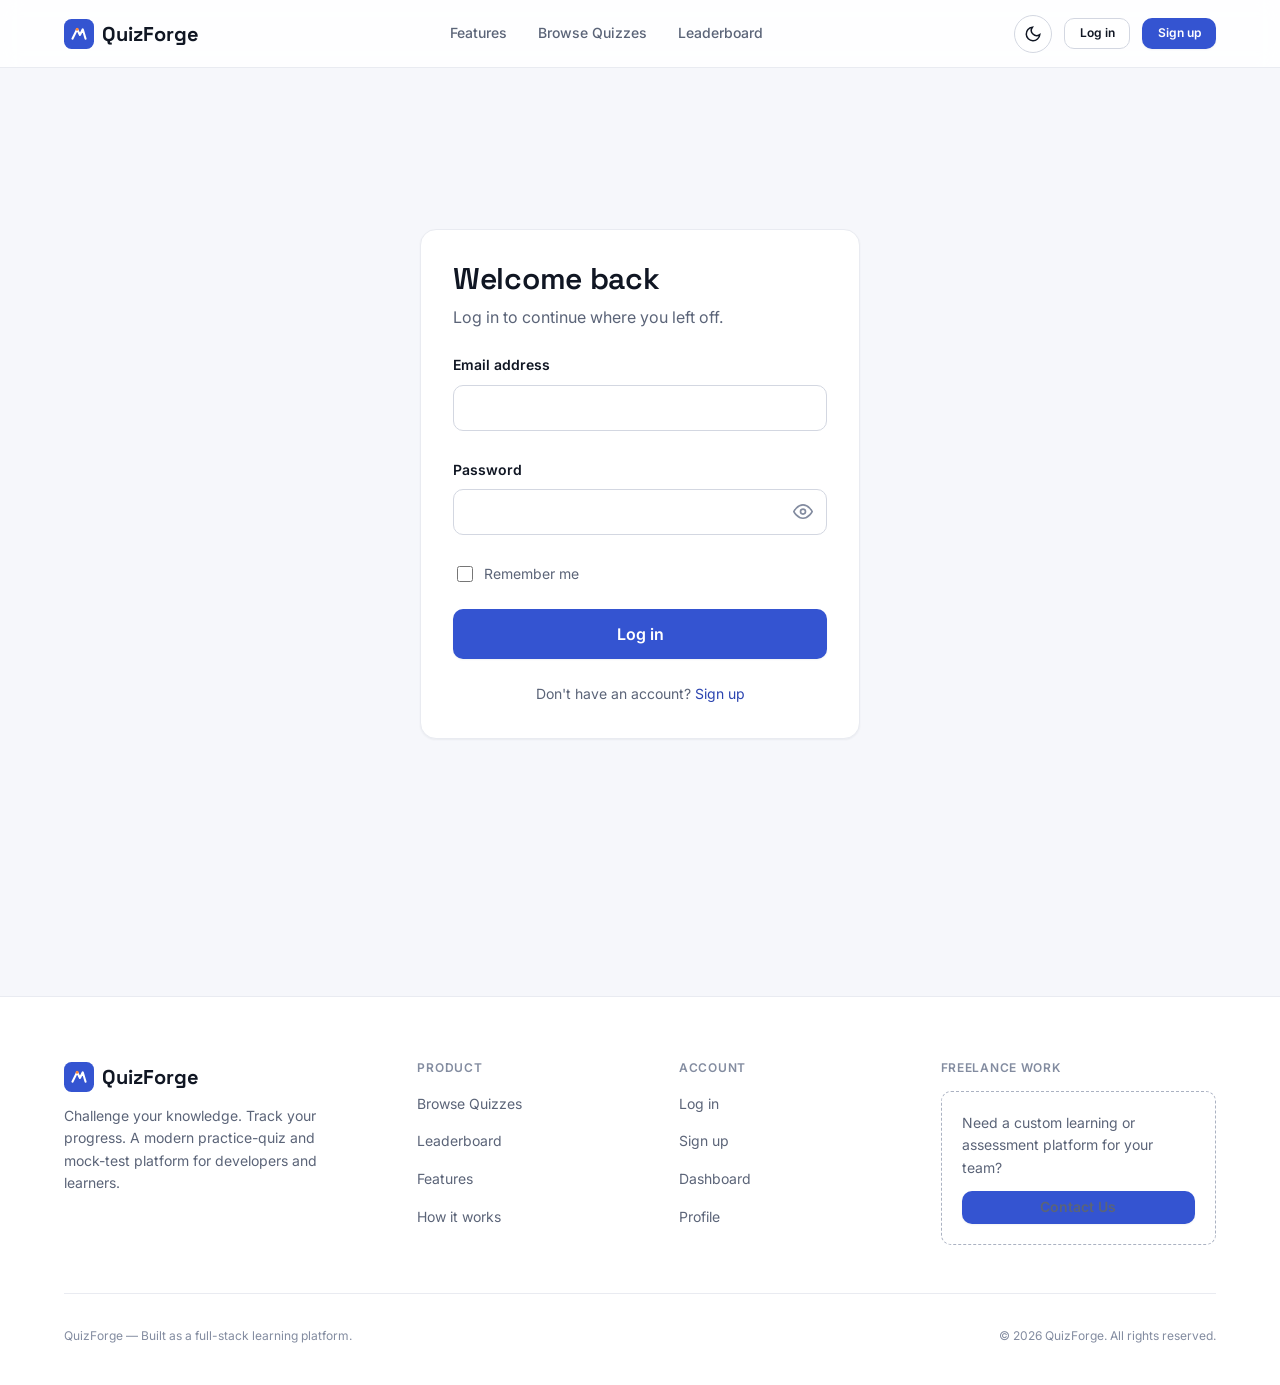
<file: frontend/quiz.html>
<!DOCTYPE html>
<html lang="en">
<head>
<meta charset="UTF-8">
<meta name="viewport" content="width=device-width, initial-scale=1.0">
<title>Taking Quiz — QuizForge</title>
<link rel="icon" href="data:image/svg+xml,<svg xmlns=%22http://www.w3.org/2000/svg%22 viewBox=%220 0 32 32%22><rect width=%2232%22 height=%2232%22 rx=%228%22 fill=%22%233454D1%22/></svg>">
<link rel="preconnect" href="https://fonts.googleapis.com">
<link href="https://fonts.googleapis.com/css2?family=Space+Grotesk:wght@500;600;700&family=Inter:wght@400;500;600;700&family=JetBrains+Mono:wght@500;700&display=swap" rel="stylesheet">
<script>(function(){ var t = localStorage.getItem('quizforge_theme') || (window.matchMedia('(prefers-color-scheme: dark)').matches ? 'dark' : 'light'); document.documentElement.setAttribute('data-theme', t); })();</script>
<link rel="stylesheet" href="css/variables.css">
<link rel="stylesheet" href="css/main.css">
<link rel="stylesheet" href="css/components.css">
</head>
<body>
<div id="site-header-root"></div>

<div class="quiz-shell" id="quiz-shell">
  <div class="quiz-topbar">
    <div class="container quiz-topbar-inner">
      <div class="quiz-title-block">
        <h2 id="quiz-title">Loading quiz…</h2>
        <span class="q-count" id="q-count"></span>
      </div>
      <div class="quiz-timer" id="quiz-timer">--:--</div>
    </div>
    <div class="container quiz-progress-row">
      <div class="progress-track"><div class="progress-fill" id="quiz-progress-fill" style="width:0%"></div></div>
    </div>
  </div>

  <div class="quiz-body" id="quiz-body">
    <div class="question-panel">
      <div class="card question-card" id="question-card">
        <div class="skeleton skeleton-line" style="width: 30%;"></div>
        <div class="skeleton skeleton-line" style="width: 90%; height: 24px; margin: 16px 0;"></div>
        <div class="skeleton skeleton-line" style="width: 100%; height: 50px;"></div>
        <div class="skeleton skeleton-line" style="width: 100%; height: 50px;"></div>
      </div>
    </div>

    <aside class="quiz-sidebar">
      <div class="card sidebar-card">
        <h4>Summary</h4>
        <div class="summary-count-row"><span>Answered</span><strong id="sum-answered">0</strong></div>
        <div class="summary-count-row"><span>Unanswered</span><strong id="sum-unanswered">0</strong></div>
        <div class="summary-count-row"><span>Marked</span><strong id="sum-marked">0</strong></div>
      </div>
      <div class="card sidebar-card">
        <h4>Question Navigator</h4>
        <div class="nav-legend">
          <span><span class="legend-dot answered"></span>Answered</span>
          <span><span class="legend-dot unanswered"></span>Unanswered</span>
          <span><span class="legend-dot marked"></span>Marked</span>
        </div>
        <div class="question-grid" id="question-nav-grid"></div>
      </div>
      <button class="btn btn-primary btn-block" id="submit-quiz-btn">Submit Quiz</button>
    </aside>
  </div>
</div>

<script src="js/config.js"></script>
<script src="js/theme.js"></script>
<script src="js/api.js"></script>
<script src="js/icons.js"></script>
<script src="js/toast.js"></script>
<script src="js/modal.js"></script>
<script src="js/nav.js"></script>
<script src="js/auth-guard.js"></script>
<script src="js/quiz-engine.js"></script>
</body>
</html>
</file>
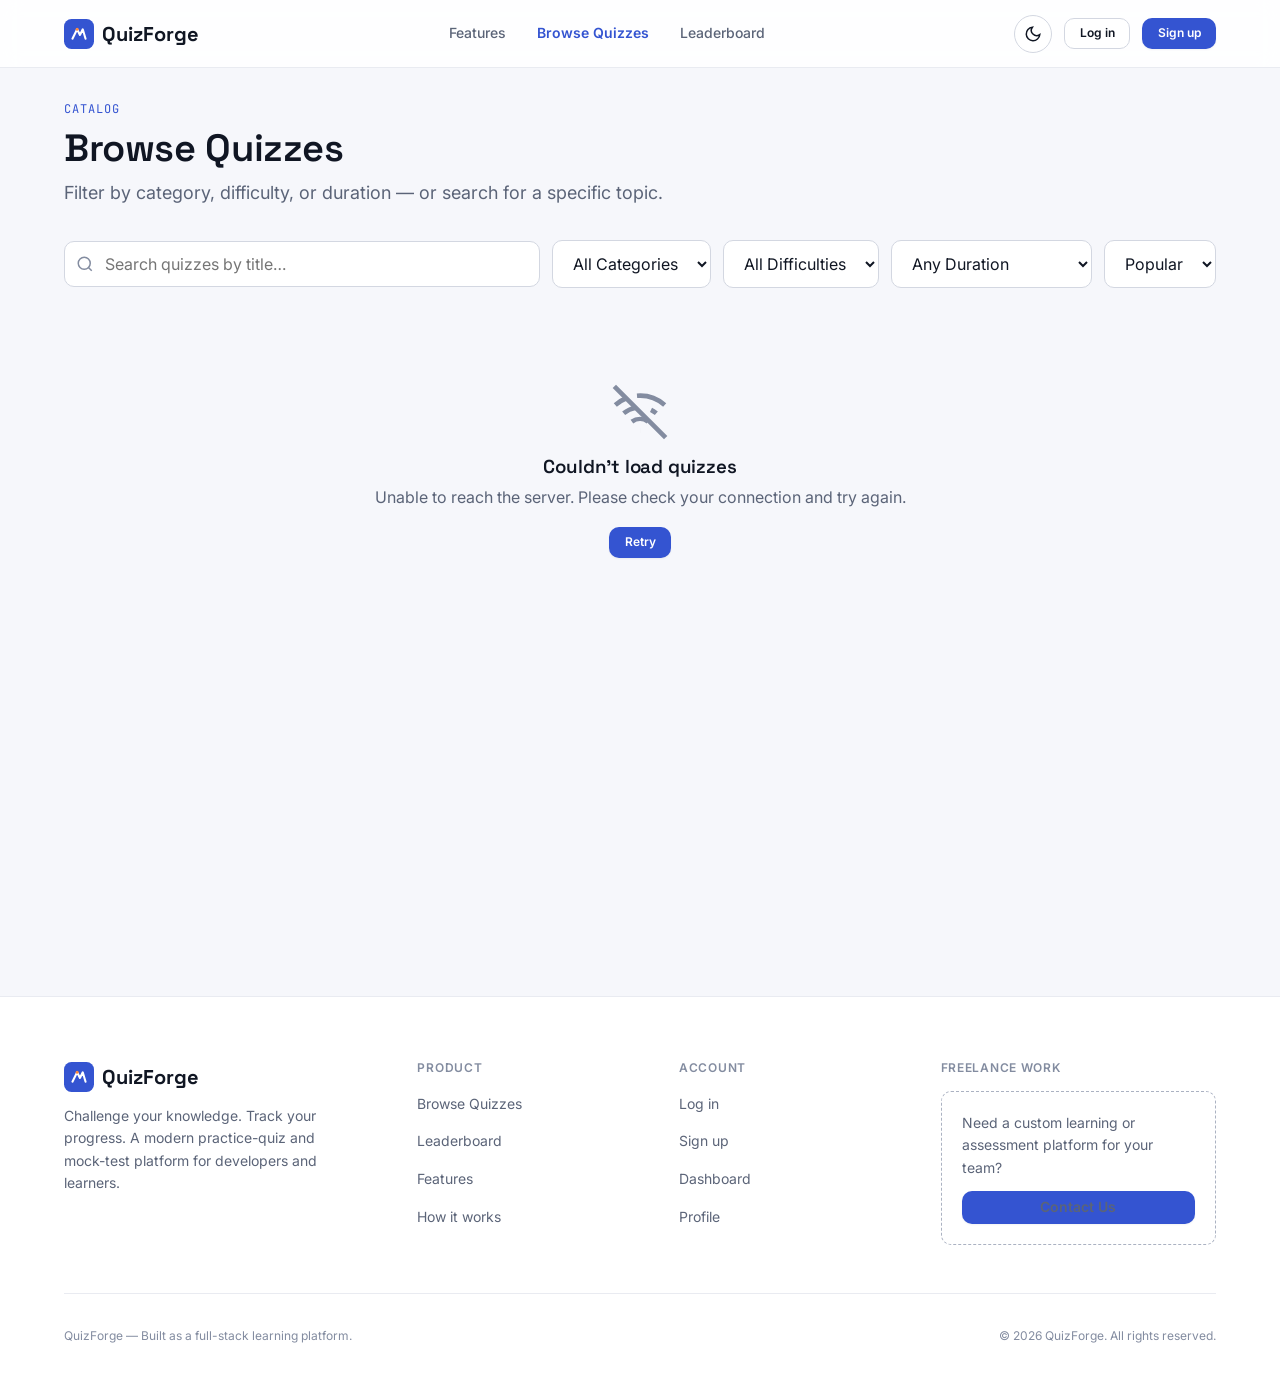
<file: frontend/quizzes.html>
<!DOCTYPE html>
<html lang="en">
<head>
<meta charset="UTF-8">
<meta name="viewport" content="width=device-width, initial-scale=1.0">
<title>Browse Quizzes — QuizForge</title>
<link rel="icon" href="data:image/svg+xml,<svg xmlns=%22http://www.w3.org/2000/svg%22 viewBox=%220 0 32 32%22><rect width=%2232%22 height=%2232%22 rx=%228%22 fill=%22%233454D1%22/></svg>">
<link rel="preconnect" href="https://fonts.googleapis.com">
<link href="https://fonts.googleapis.com/css2?family=Space+Grotesk:wght@500;600;700&family=Inter:wght@400;500;600;700&family=JetBrains+Mono:wght@500;700&display=swap" rel="stylesheet">
<script>(function(){ var t = localStorage.getItem('quizforge_theme') || (window.matchMedia('(prefers-color-scheme: dark)').matches ? 'dark' : 'light'); document.documentElement.setAttribute('data-theme', t); })();</script>
<link rel="stylesheet" href="css/variables.css">
<link rel="stylesheet" href="css/main.css">
<link rel="stylesheet" href="css/components.css">
<style>
  .filters-bar { display: flex; gap: var(--space-3); flex-wrap: wrap; align-items: center; margin-bottom: var(--space-8); }
  .filters-bar .form-select { width: auto; flex: 0 0 auto; }
  .filters-bar .search-input-wrap { flex: 1 1 220px; }
  .search-input-wrap { position: relative; flex-grow: 1; min-width: 220px; }
  .search-input-wrap svg { position: absolute; left: 12px; top: 50%; transform: translateY(-50%); width: 18px; height: 18px; color: var(--text-tertiary); }
  .search-input-wrap input { padding-left: 2.5rem; }
  .quiz-catalog-grid { display: grid; grid-template-columns: repeat(3, 1fr); gap: var(--space-6); }
  .results-count { color: var(--text-secondary); font-size: var(--fs-sm); margin-bottom: var(--space-4); }
  @media (max-width: 900px) { .quiz-catalog-grid { grid-template-columns: repeat(2, 1fr); } }
  @media (max-width: 600px) {
    .quiz-catalog-grid { grid-template-columns: 1fr; }
    .filters-bar { flex-direction: column; align-items: stretch; }
    .filters-bar .search-input-wrap, .filters-bar .form-select { flex: 0 0 auto; width: 100%; }
  }
</style>
</head>
<body>
<a href="#main" class="skip-link">Skip to content</a>
<div id="site-header-root"></div>

<main id="main" class="page-main">
  <div class="container">
    <div class="page-header">
      <span class="page-eyebrow">Catalog</span>
      <h1 class="page-title">Browse Quizzes</h1>
      <p class="page-subtitle">Filter by category, difficulty, or duration — or search for a specific topic.</p>
    </div>

    <div class="filters-bar">
      <div class="search-input-wrap">
        <svg viewBox="0 0 24 24" fill="none" stroke="currentColor" stroke-width="2"><circle cx="11" cy="11" r="8"/><path d="M21 21l-4.35-4.35"/></svg>
        <input type="text" class="form-input" id="search-input" placeholder="Search quizzes by title…">
      </div>
      <select class="form-select" id="category-select"><option value="all">All Categories</option></select>
      <select class="form-select" id="difficulty-select">
        <option value="all">All Difficulties</option>
        <option value="Beginner">Beginner</option>
        <option value="Intermediate">Intermediate</option>
        <option value="Advanced">Advanced</option>
      </select>
      <select class="form-select" id="duration-select">
        <option value="all">Any Duration</option>
        <option value="short">Short (&le;10 min)</option>
        <option value="medium">Medium (11&ndash;20 min)</option>
        <option value="long">Long (20+ min)</option>
      </select>
      <select class="form-select" id="sort-select">
        <option value="popular">Popular</option>
        <option value="newest">Newest</option>
      </select>
    </div>

    <p class="results-count" id="results-count"></p>

    <div class="quiz-catalog-grid" id="quiz-grid">
      <div class="card skeleton skeleton-card"></div>
      <div class="card skeleton skeleton-card"></div>
      <div class="card skeleton skeleton-card"></div>
      <div class="card skeleton skeleton-card"></div>
      <div class="card skeleton skeleton-card"></div>
      <div class="card skeleton skeleton-card"></div>
    </div>
  </div>
</main>

<div id="site-footer-root"></div>

<script src="js/config.js"></script>
<script src="js/theme.js"></script>
<script src="js/api.js"></script>
<script src="js/icons.js"></script>
<script src="js/toast.js"></script>
<script src="js/modal.js"></script>
<script src="js/nav.js"></script>
<script src="js/quizzes.js"></script>
</body>
</html>
</file>
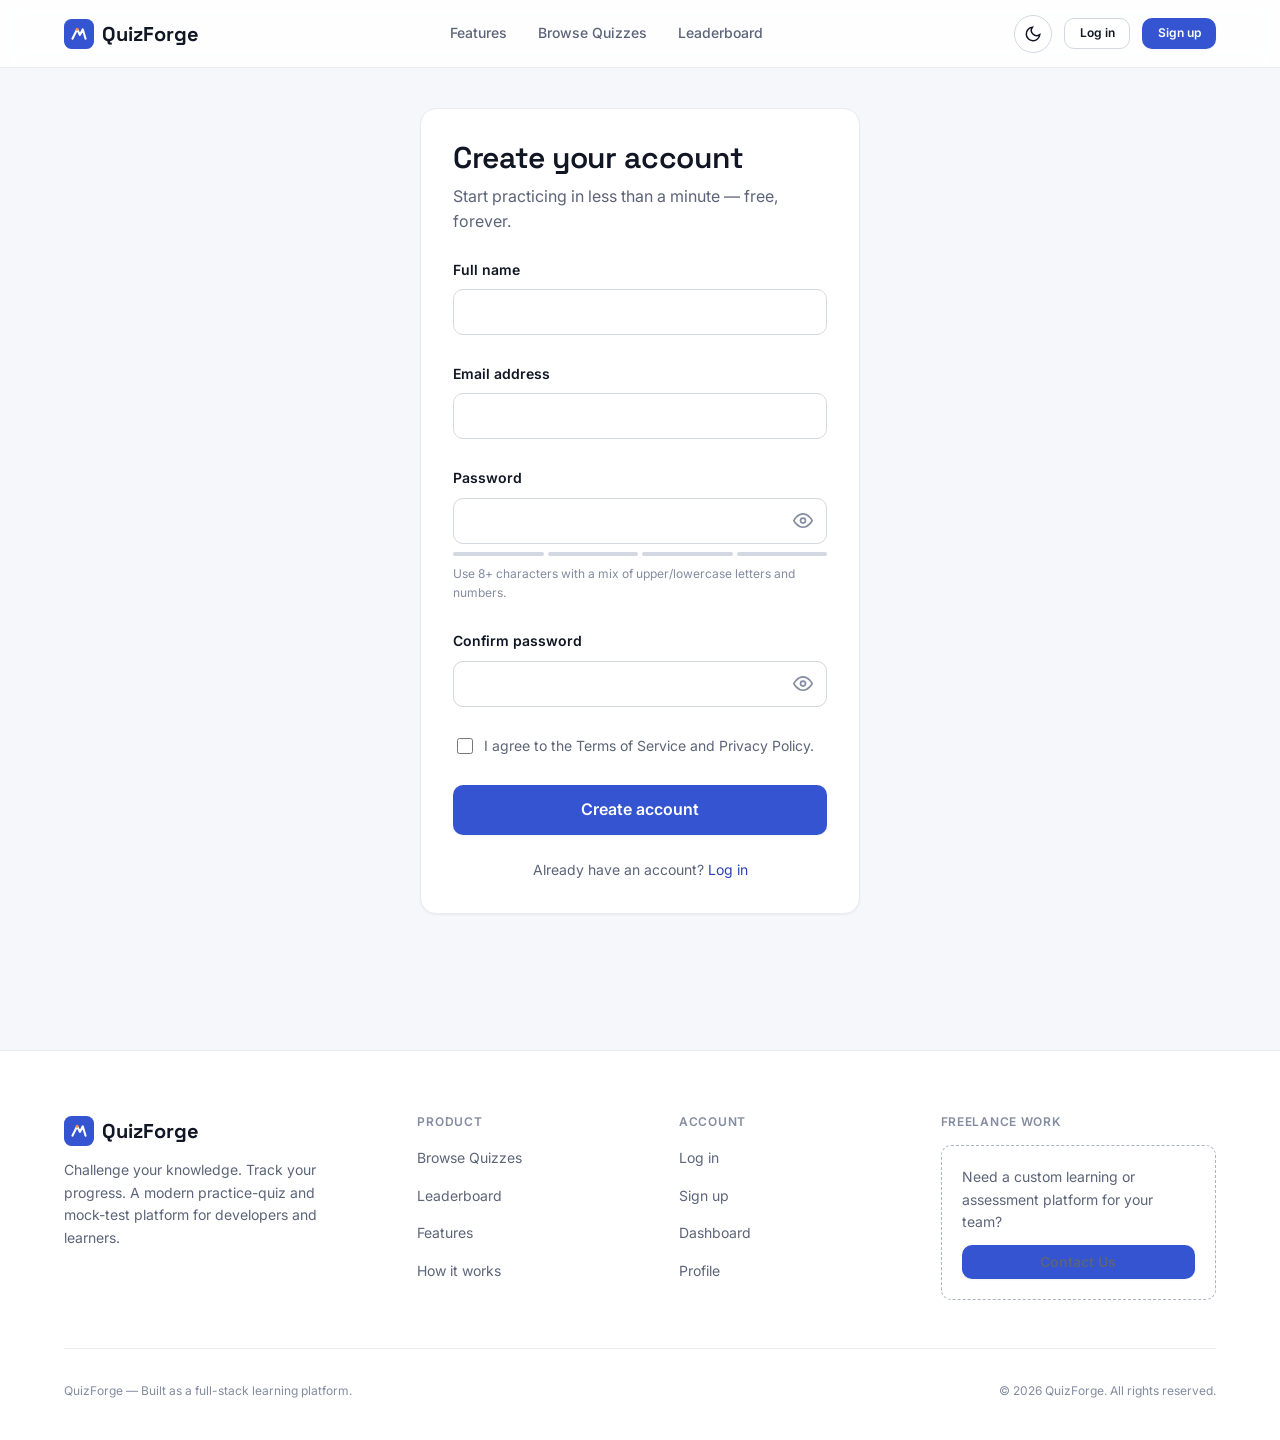
<file: frontend/register.html>
<!DOCTYPE html>
<html lang="en">
<head>
<meta charset="UTF-8">
<meta name="viewport" content="width=device-width, initial-scale=1.0">
<title>Create your account — QuizForge</title>
<link rel="icon" href="data:image/svg+xml,<svg xmlns=%22http://www.w3.org/2000/svg%22 viewBox=%220 0 32 32%22><rect width=%2232%22 height=%2232%22 rx=%228%22 fill=%22%233454D1%22/></svg>">
<link rel="preconnect" href="https://fonts.googleapis.com">
<link href="https://fonts.googleapis.com/css2?family=Space+Grotesk:wght@500;600;700&family=Inter:wght@400;500;600;700&family=JetBrains+Mono:wght@500;700&display=swap" rel="stylesheet">
<script>(function(){ var t = localStorage.getItem('quizforge_theme') || (window.matchMedia('(prefers-color-scheme: dark)').matches ? 'dark' : 'light'); document.documentElement.setAttribute('data-theme', t); })();</script>
<link rel="stylesheet" href="css/variables.css">
<link rel="stylesheet" href="css/main.css">
<link rel="stylesheet" href="css/components.css">
</head>
<body>
<a href="#main" class="skip-link">Skip to content</a>
<div id="site-header-root"></div>

<main id="main" class="auth-shell">
  <div class="card auth-card">
    <h1>Create your account</h1>
    <p class="auth-sub">Start practicing in less than a minute — free, forever.</p>

    <form id="register-form" novalidate>
      <div class="form-group">
        <label class="form-label" for="fullName">Full name</label>
        <input class="form-input" type="text" id="fullName" name="fullName" autocomplete="name" required>
        <div class="form-error" id="err-fullName" hidden></div>
      </div>

      <div class="form-group">
        <label class="form-label" for="email">Email address</label>
        <input class="form-input" type="email" id="email" name="email" autocomplete="email" required>
        <div class="form-error" id="err-email" hidden></div>
      </div>

      <div class="form-group">
        <label class="form-label" for="password">Password</label>
        <div class="input-wrap">
          <input class="form-input" type="password" id="password" name="password" autocomplete="new-password" required>
          <button type="button" class="input-icon-btn" id="toggle-password" aria-label="Show password">
            <svg width="20" height="20" viewBox="0 0 24 24" fill="none" stroke="currentColor" stroke-width="2"><path d="M1 12s4-8 11-8 11 8 11 8-4 8-11 8-11-8-11-8z"/><circle cx="12" cy="12" r="3"/></svg>
          </button>
        </div>
        <div class="password-strength" id="pw-strength"><span></span><span></span><span></span><span></span></div>
        <div class="form-hint">Use 8+ characters with a mix of upper/lowercase letters and numbers.</div>
        <div class="form-error" id="err-password" hidden></div>
      </div>

      <div class="form-group">
        <label class="form-label" for="confirmPassword">Confirm password</label>
        <div class="input-wrap">
          <input class="form-input" type="password" id="confirmPassword" name="confirmPassword" autocomplete="new-password" required>
          <button type="button" class="input-icon-btn" id="toggle-confirm-password" aria-label="Show password">
            <svg width="20" height="20" viewBox="0 0 24 24" fill="none" stroke="currentColor" stroke-width="2"><path d="M1 12s4-8 11-8 11 8 11 8-4 8-11 8-11-8-11-8z"/><circle cx="12" cy="12" r="3"/></svg>
          </button>
        </div>
        <div class="form-error" id="err-confirmPassword" hidden></div>
      </div>

      <div class="form-group">
        <label class="checkbox-row">
          <input type="checkbox" id="terms" required>
          <span>I agree to the Terms of Service and Privacy Policy.</span>
        </label>
        <div class="form-error" id="err-terms" hidden></div>
      </div>

      <button type="submit" class="btn btn-primary btn-block btn-lg" id="submit-btn">Create account</button>
    </form>

    <div class="auth-switch">Already have an account? <a href="login.html">Log in</a></div>
  </div>
</main>

<div id="site-footer-root"></div>

<script src="js/config.js"></script>
<script src="js/theme.js"></script>
<script src="js/api.js"></script>
<script src="js/icons.js"></script>
<script src="js/toast.js"></script>
<script src="js/modal.js"></script>
<script src="js/nav.js"></script>
<script src="js/register.js"></script>
</body>
</html>
</file>
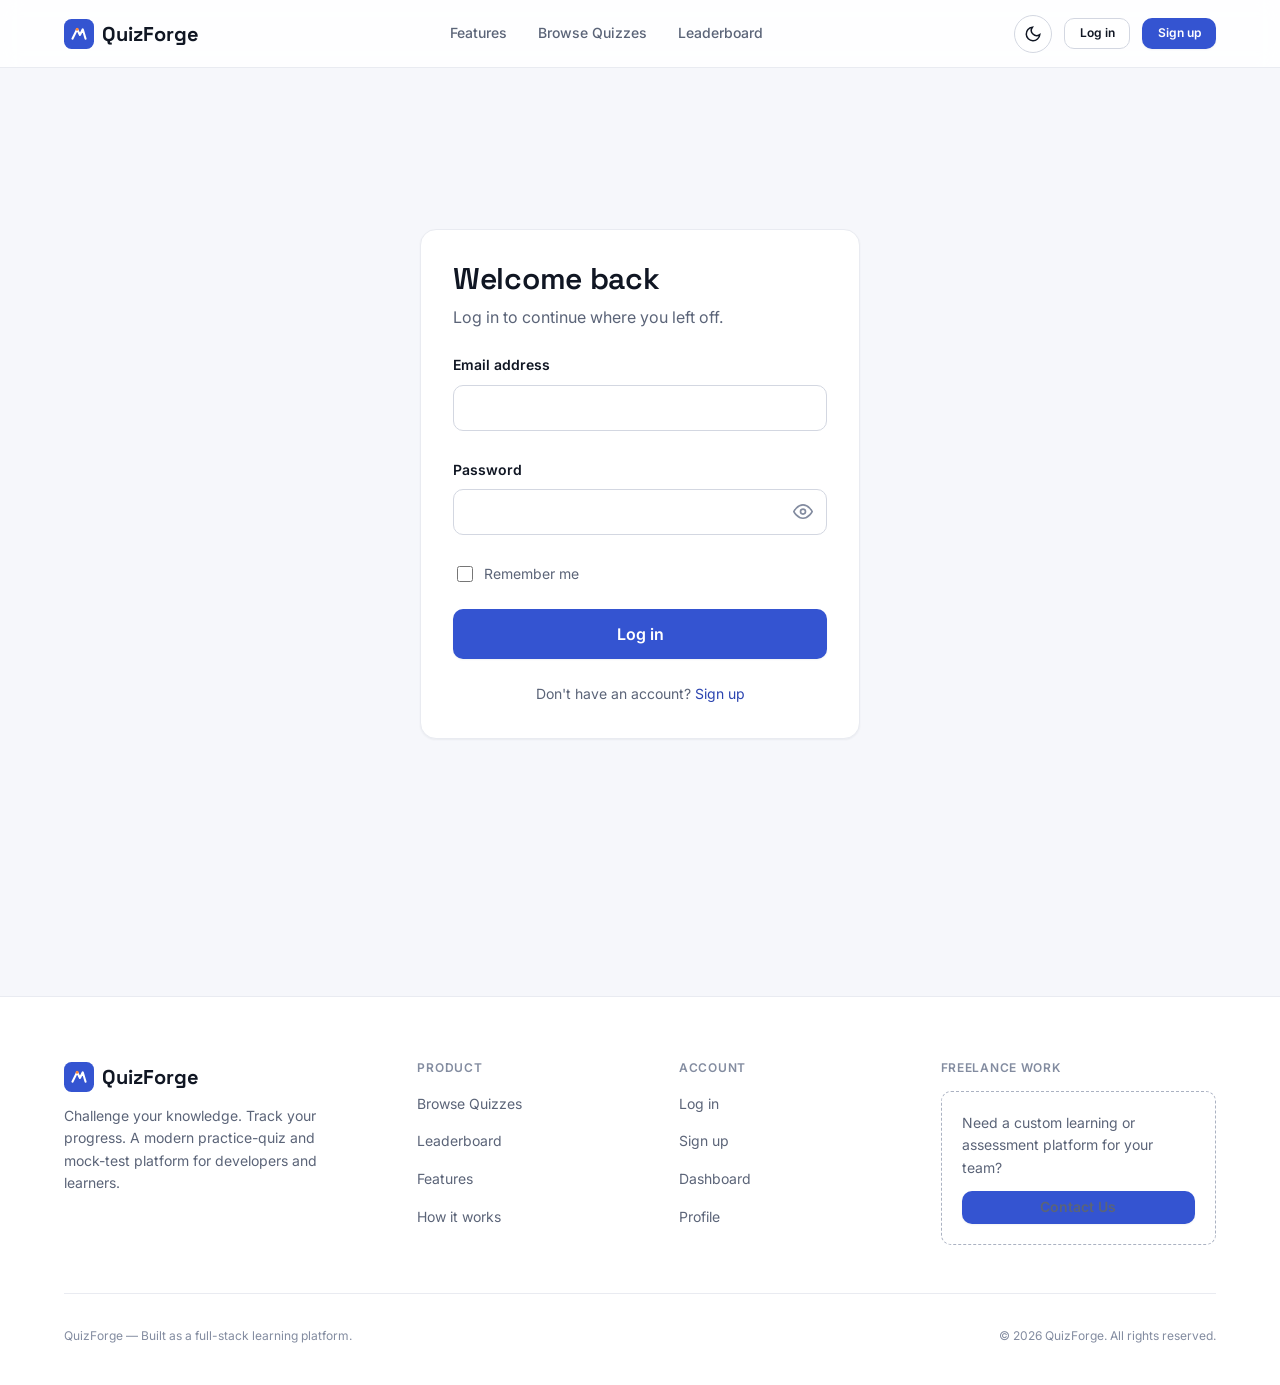
<file: frontend/results.html>
<!DOCTYPE html>
<html lang="en">
<head>
<meta charset="UTF-8">
<meta name="viewport" content="width=device-width, initial-scale=1.0">
<title>Results — QuizForge</title>
<link rel="icon" href="data:image/svg+xml,<svg xmlns=%22http://www.w3.org/2000/svg%22 viewBox=%220 0 32 32%22><rect width=%2232%22 height=%2232%22 rx=%228%22 fill=%22%233454D1%22/></svg>">
<link rel="preconnect" href="https://fonts.googleapis.com">
<link href="https://fonts.googleapis.com/css2?family=Space+Grotesk:wght@500;600;700&family=Inter:wght@400;500;600;700&family=JetBrains+Mono:wght@500;700&display=swap" rel="stylesheet">
<script>(function(){ var t = localStorage.getItem('quizforge_theme') || (window.matchMedia('(prefers-color-scheme: dark)').matches ? 'dark' : 'light'); document.documentElement.setAttribute('data-theme', t); })();</script>
<link rel="stylesheet" href="css/variables.css">
<link rel="stylesheet" href="css/main.css">
<link rel="stylesheet" href="css/components.css">
<style>
  .results-hero { text-align: center; padding: var(--space-10) var(--space-6); }
  .results-hero .emoji { font-size: 2.5rem; margin-bottom: var(--space-2); }
  .results-score-row { display: flex; justify-content: center; gap: var(--space-10); flex-wrap: wrap; margin: var(--space-8) 0; }
  .result-stat { text-align: center; }
  .result-stat .num { font-family: var(--font-mono); font-weight: 700; font-size: var(--fs-2xl); display: block; }
  .result-stat.correct .num { color: var(--color-success-500); }
  .result-stat.wrong .num { color: var(--color-danger-500); }
  .result-stat.skipped .num { color: var(--text-tertiary); }
  .result-stat .lbl { font-size: var(--fs-xs); color: var(--text-tertiary); text-transform: uppercase; letter-spacing: 0.04em; }
  .perf-message { max-width: 480px; margin: 0 auto var(--space-8); font-size: var(--fs-md); color: var(--text-primary); font-weight: 500; }
  .result-actions { display: flex; gap: var(--space-3); justify-content: center; flex-wrap: wrap; }
  .new-achievements { display: flex; gap: var(--space-4); justify-content: center; flex-wrap: wrap; margin: var(--space-6) 0; }
  .new-achievement-chip { display: flex; align-items: center; gap: var(--space-2); background: var(--bg-surface-muted); border-radius: var(--radius-full); padding: 0.5em 1em 0.5em 0.5em; font-size: var(--fs-sm); font-weight: 600; }
  .new-achievement-chip .ic { width: 32px; height: 32px; border-radius: 50%; background: linear-gradient(135deg, var(--color-ember-400), var(--color-ember-600)); color: #fff; display: flex; align-items: center; justify-content: center; }
  .review-question-block { padding: var(--space-6); margin-bottom: var(--space-5); }
  .review-question-block .qnum { font-family: var(--font-mono); font-size: var(--fs-xs); color: var(--text-tertiary); margin-bottom: var(--space-2); display: block; }
</style>
</head>
<body>
<a href="#main" class="skip-link">Skip to content</a>
<div id="site-header-root"></div>

<main id="main" class="page-main">
  <div class="container" style="max-width: 780px;">

    <div class="card" id="results-summary-card">
      <div class="skeleton skeleton-card" style="height: 420px;"></div>
    </div>

    <div style="margin-top: var(--space-10);">
      <div class="tabs" id="review-tabs" hidden>
        <button class="tab-btn active" data-tab="review">Review Answers</button>
      </div>
      <div id="review-content"></div>
    </div>

  </div>
</main>

<div id="site-footer-root"></div>

<script src="js/config.js"></script>
<script src="js/theme.js"></script>
<script src="js/api.js"></script>
<script src="js/icons.js"></script>
<script src="js/toast.js"></script>
<script src="js/modal.js"></script>
<script src="js/nav.js"></script>
<script src="js/auth-guard.js"></script>
<script src="js/results.js"></script>
</body>
</html>
</file>
<file: frontend/css/variables.css>
/* ==========================================================================
   QuizForge Design Tokens
   ========================================================================== */

:root {
  /* --- Brand palette ----------------------------------------------- */
  --color-primary-50:  #EEF1FD;
  --color-primary-100: #DCE3FB;
  --color-primary-200: #B4C1F5;
  --color-primary-300: #8A9EEE;
  --color-primary-400: #5C77E0;
  --color-primary-500: #3454D1;   /* Forge Blue -- primary brand color */
  --color-primary-600: #2B44B0;
  --color-primary-700: #26399C;
  --color-primary-800: #1D2C78;
  --color-primary-900: #141F55;

  --color-ember-300: #FFC299;
  --color-ember-400: #FFA766;
  --color-ember-500: #FF8A3D;    /* Ember -- sparse accent, CTAs / streaks / XP */
  --color-ember-600: #E56E1F;
  --color-ember-700: #C25714;

  --color-success-500: #1FAA6D;
  --color-success-100: #DBF3E7;
  --color-danger-500:  #E5484D;
  --color-danger-100:  #FCE3E4;
  --color-warning-500: #F5A623;
  --color-warning-100: #FDF0DA;

  /* --- Neutrals ------------------------------------------------------ */
  --color-ink-900: #101623;
  --color-ink-800: #171F30;
  --color-ink-700: #232C42;
  --color-ink-600: #3A4258;
  --color-ink-500: #5B6478;
  --color-ink-400: #838CA0;
  --color-ink-300: #ABB2C2;
  --color-ink-200: #D3D7E1;
  --color-ink-100: #E9EBF1;
  --color-ink-50:  #F6F7FB;
  --color-white:   #FFFFFF;

  /* --- Semantic tokens (Light mode default) --------------------------- */
  --bg-page: var(--color-ink-50);
  --bg-surface: var(--color-white);
  --bg-surface-raised: var(--color-white);
  --bg-surface-muted: var(--color-ink-100);
  --bg-inverse: var(--color-ink-900);

  --text-primary: var(--color-ink-900);
  --text-secondary: var(--color-ink-500);
  --text-tertiary: var(--color-ink-400);
  --text-on-primary: var(--color-white);
  --text-on-inverse: var(--color-ink-50);
  --text-link: var(--color-primary-600);

  --border-subtle: var(--color-ink-100);
  --border-default: var(--color-ink-200);
  --border-strong: var(--color-ink-300);

  --accent-primary: var(--color-primary-500);
  --accent-primary-hover: var(--color-primary-600);
  --accent-primary-active: var(--color-primary-700);
  --accent-ember: var(--color-ember-500);

  --shadow-color: 222deg 40% 20%;
  --shadow-sm: 0 1px 2px hsl(var(--shadow-color) / 0.06);
  --shadow-md: 0 4px 12px hsl(var(--shadow-color) / 0.08), 0 1px 3px hsl(var(--shadow-color) / 0.06);
  --shadow-lg: 0 12px 32px hsl(var(--shadow-color) / 0.12), 0 2px 6px hsl(var(--shadow-color) / 0.06);
  --shadow-xl: 0 24px 60px hsl(var(--shadow-color) / 0.18);

  /* --- Type scale ------------------------------------------------------ */
  --font-display: 'Space Grotesk', 'Segoe UI', sans-serif;
  --font-body: 'Inter', 'Segoe UI', sans-serif;
  --font-mono: 'JetBrains Mono', 'Consolas', monospace;

  --fs-xs: 0.75rem;
  --fs-sm: 0.875rem;
  --fs-base: 1rem;
  --fs-md: 1.125rem;
  --fs-lg: 1.25rem;
  --fs-xl: 1.5rem;
  --fs-2xl: 1.875rem;
  --fs-3xl: 2.375rem;
  --fs-4xl: 3rem;
  --fs-5xl: 3.75rem;

  /* --- Spacing scale ---------------------------------------------------- */
  --space-1: 0.25rem;
  --space-2: 0.5rem;
  --space-3: 0.75rem;
  --space-4: 1rem;
  --space-5: 1.25rem;
  --space-6: 1.5rem;
  --space-8: 2rem;
  --space-10: 2.5rem;
  --space-12: 3rem;
  --space-16: 4rem;
  --space-20: 5rem;
  --space-24: 6rem;

  /* --- Radius / motion ---------------------------------------------------- */
  --radius-sm: 6px;
  --radius-md: 10px;
  --radius-lg: 16px;
  --radius-full: 999px;

  --ease-out: cubic-bezier(0.16, 1, 0.3, 1);
  --duration-fast: 150ms;
  --duration-base: 250ms;
  --duration-slow: 450ms;

  --container-max: 1200px;
  --header-height: 68px;
}

/* --- Dark mode overrides ------------------------------------------------ */
[data-theme="dark"] {
  --bg-page: var(--color-ink-900);
  --bg-surface: var(--color-ink-800);
  --bg-surface-raised: var(--color-ink-700);
  --bg-surface-muted: var(--color-ink-700);
  --bg-inverse: var(--color-ink-50);

  --text-primary: var(--color-ink-50);
  --text-secondary: var(--color-ink-300);
  --text-tertiary: var(--color-ink-400);
  --text-on-primary: var(--color-white);
  --text-on-inverse: var(--color-ink-900);
  --text-link: var(--color-primary-300);

  --border-subtle: var(--color-ink-700);
  --border-default: var(--color-ink-600);
  --border-strong: var(--color-ink-500);

  --accent-primary: var(--color-primary-400);
  --accent-primary-hover: var(--color-primary-300);
  --accent-primary-active: var(--color-primary-200);

  --shadow-color: 222deg 60% 3%;
  --shadow-sm: 0 1px 2px hsl(var(--shadow-color) / 0.4);
  --shadow-md: 0 4px 12px hsl(var(--shadow-color) / 0.45), 0 1px 3px hsl(var(--shadow-color) / 0.3);
  --shadow-lg: 0 12px 32px hsl(var(--shadow-color) / 0.55);
  --shadow-xl: 0 24px 60px hsl(var(--shadow-color) / 0.65);

  --color-success-100: #113828;
  --color-danger-100: #3A1518;
  --color-warning-100: #3A2C0E;
}

@media (prefers-reduced-motion: reduce) {
  *, *::before, *::after {
    animation-duration: 0.01ms !important;
    animation-iteration-count: 1 !important;
    transition-duration: 0.01ms !important;
    scroll-behavior: auto !important;
  }
}
</file>
<file: frontend/css/main.css>
/* ==========================================================================
   QuizForge -- Base styles
   ========================================================================== */

*, *::before, *::after { box-sizing: border-box; }

html { scroll-behavior: smooth; }

body {
  margin: 0;
  font-family: var(--font-body);
  font-size: var(--fs-base);
  line-height: 1.6;
  color: var(--text-primary);
  background: var(--bg-page);
  transition: background-color var(--duration-base) var(--ease-out), color var(--duration-base) var(--ease-out);
  -webkit-font-smoothing: antialiased;
}

h1, h2, h3, h4, h5, h6 {
  font-family: var(--font-display);
  font-weight: 600;
  line-height: 1.15;
  margin: 0 0 var(--space-4);
  letter-spacing: -0.01em;
}

p { margin: 0 0 var(--space-4); color: var(--text-secondary); }
a { color: var(--text-link); text-decoration: none; }
a:hover { text-decoration: underline; }
img, svg { max-width: 100%; max-height: 100%; display: block; }
ul, ol { padding-left: 1.25rem; }
button { font-family: inherit; }

/* Visible focus states everywhere -- accessibility requirement */
a:focus-visible,
button:focus-visible,
input:focus-visible,
select:focus-visible,
textarea:focus-visible,
[tabindex]:focus-visible {
  outline: 2px solid var(--accent-primary);
  outline-offset: 2px;
  border-radius: 4px;
}

.container {
  max-width: var(--container-max);
  margin: 0 auto;
  padding: 0 var(--space-6);
}

.visually-hidden {
  position: absolute;
  width: 1px; height: 1px;
  padding: 0; margin: -1px;
  overflow: hidden;
  clip: rect(0,0,0,0);
  white-space: nowrap; border: 0;
}

.skip-link {
  position: absolute;
  left: -999px;
  top: 0;
  background: var(--accent-primary);
  color: #fff;
  padding: var(--space-2) var(--space-4);
  z-index: 1000;
  border-radius: 0 0 var(--radius-sm) 0;
}
.skip-link:focus { left: 0; }

/* ==========================================================================
   Buttons
   ========================================================================== */
.btn {
  display: inline-flex;
  align-items: center;
  justify-content: center;
  gap: var(--space-2);
  font-family: var(--font-body);
  font-weight: 600;
  font-size: var(--fs-sm);
  padding: 0.7rem 1.35rem;
  border-radius: var(--radius-md);
  border: 1px solid transparent;
  cursor: pointer;
  transition: transform var(--duration-fast) var(--ease-out),
              background-color var(--duration-fast) var(--ease-out),
              border-color var(--duration-fast) var(--ease-out),
              box-shadow var(--duration-fast) var(--ease-out),
              opacity var(--duration-fast) var(--ease-out);
  white-space: nowrap;
  text-decoration: none;
  line-height: 1.2;
}
.btn:hover { text-decoration: none; }
.btn:active { transform: translateY(1px); }
.btn:disabled { opacity: 0.55; cursor: not-allowed; transform: none; }

.btn-primary {
  background: var(--accent-primary);
  color: #fff;
  box-shadow: var(--shadow-sm);
}
.btn-primary:hover { background: var(--accent-primary-hover); box-shadow: var(--shadow-md); }

.btn-ember {
  background: var(--color-ember-500);
  color: #fff;
  box-shadow: var(--shadow-sm);
}
.btn-ember:hover { background: var(--color-ember-600); box-shadow: var(--shadow-md); }

.btn-secondary {
  background: var(--bg-surface);
  color: var(--text-primary);
  border-color: var(--border-default);
}
.btn-secondary:hover { border-color: var(--border-strong); background: var(--bg-surface-muted); }

.btn-ghost {
  background: transparent;
  color: var(--text-primary);
}
.btn-ghost:hover { background: var(--bg-surface-muted); }

.btn-danger {
  background: var(--color-danger-500);
  color: #fff;
}
.btn-danger:hover { opacity: 0.9; }

.btn-sm { padding: 0.45rem 0.9rem; font-size: var(--fs-xs); }
.btn-lg { padding: 0.9rem 1.75rem; font-size: var(--fs-base); }
.btn-block { width: 100%; }
.btn-icon { padding: 0.55rem; width: 2.5rem; height: 2.5rem; }

/* ==========================================================================
   Header / Navigation
   ========================================================================== */
.site-header {
  position: sticky;
  top: 0;
  z-index: 100;
  background: color-mix(in srgb, var(--bg-surface) 88%, transparent);
  backdrop-filter: saturate(180%) blur(10px);
  border-bottom: 1px solid var(--border-subtle);
  height: var(--header-height);
}

.nav-bar {
  max-width: var(--container-max);
  margin: 0 auto;
  height: 100%;
  padding: 0 var(--space-6);
  display: flex;
  align-items: center;
  justify-content: space-between;
  gap: var(--space-4);
}

.brand {
  display: flex;
  align-items: center;
  gap: var(--space-2);
  font-family: var(--font-display);
  font-weight: 700;
  font-size: var(--fs-lg);
  color: var(--text-primary);
}
.brand:hover { text-decoration: none; }
.brand-mark { width: 30px; height: 30px; flex-shrink: 0; }

.nav-links {
  display: flex;
  align-items: center;
  gap: var(--space-1);
  list-style: none;
  margin: 0; padding: 0;
}
.nav-links a {
  color: var(--text-secondary);
  font-weight: 500;
  font-size: var(--fs-sm);
  padding: 0.5rem 0.85rem;
  border-radius: var(--radius-sm);
  transition: color var(--duration-fast), background var(--duration-fast);
}
.nav-links a:hover { color: var(--text-primary); background: var(--bg-surface-muted); text-decoration: none; }
.nav-links a.active { color: var(--accent-primary); font-weight: 600; }

.nav-actions { display: flex; align-items: center; gap: var(--space-3); }

.nav-user-menu { position: relative; }
.nav-user-btn {
  display: flex; align-items: center; gap: var(--space-2);
  background: var(--bg-surface-muted);
  border: 1px solid var(--border-subtle);
  border-radius: var(--radius-full);
  padding: 0.35rem 0.9rem 0.35rem 0.35rem;
  cursor: pointer; color: var(--text-primary); font-size: var(--fs-sm); font-weight: 600;
}
.nav-avatar {
  width: 28px; height: 28px; border-radius: 50%;
  background: var(--accent-primary); color: #fff;
  display: flex; align-items: center; justify-content: center;
  font-size: 0.7rem; font-weight: 700; font-family: var(--font-display);
}
.nav-dropdown {
  position: absolute; top: calc(100% + 8px); right: 0;
  background: var(--bg-surface-raised);
  border: 1px solid var(--border-subtle);
  border-radius: var(--radius-md);
  box-shadow: var(--shadow-lg);
  min-width: 200px;
  padding: var(--space-2);
  opacity: 0; visibility: hidden; transform: translateY(-6px);
  transition: all var(--duration-fast) var(--ease-out);
  z-index: 200;
}
.nav-dropdown.open { opacity: 1; visibility: visible; transform: translateY(0); }
.nav-dropdown a, .nav-dropdown button {
  display: flex; align-items: center; gap: var(--space-2);
  width: 100%; text-align: left;
  padding: 0.55rem 0.7rem; border-radius: var(--radius-sm);
  color: var(--text-primary); font-size: var(--fs-sm);
  background: none; border: none; cursor: pointer;
}
.nav-dropdown a:hover, .nav-dropdown button:hover { background: var(--bg-surface-muted); text-decoration: none; }
.nav-dropdown hr { border: none; border-top: 1px solid var(--border-subtle); margin: var(--space-2) 0; }

.theme-toggle {
  display: flex; align-items: center; justify-content: center;
  width: 38px; height: 38px;
  border-radius: var(--radius-full);
  border: 1px solid var(--border-default);
  background: var(--bg-surface);
  color: var(--text-primary);
  cursor: pointer;
}
.theme-toggle:hover { background: var(--bg-surface-muted); }
.theme-toggle svg { width: 18px; height: 18px; }
[data-theme="dark"] .icon-sun { display: block; }
[data-theme="dark"] .icon-moon { display: none; }
[data-theme="light"] .icon-sun, :root:not([data-theme]) .icon-sun { display: none; }
[data-theme="light"] .icon-moon, :root:not([data-theme]) .icon-moon { display: block; }

.mobile-menu-btn {
  display: none;
  width: 38px; height: 38px;
  border-radius: var(--radius-sm);
  border: 1px solid var(--border-default);
  background: var(--bg-surface);
  color: var(--text-primary);
  align-items: center; justify-content: center;
  cursor: pointer;
}

.mobile-nav-panel {
  display: none;
  position: fixed;
  inset: var(--header-height) 0 0 0;
  background: var(--bg-page);
  z-index: 90;
  padding: var(--space-6);
  overflow-y: auto;
}
.mobile-nav-panel.open { display: block; }
.mobile-nav-panel ul { list-style: none; padding: 0; margin: 0; display: flex; flex-direction: column; gap: var(--space-1); }
.mobile-nav-panel a, .mobile-nav-panel button {
  display: block; width: 100%; text-align: left;
  padding: var(--space-4); font-size: var(--fs-md); font-weight: 600;
  color: var(--text-primary); border-radius: var(--radius-md);
  background: none; border: none; cursor: pointer;
}
.mobile-nav-panel a:hover, .mobile-nav-panel button:hover { background: var(--bg-surface-muted); text-decoration: none; }
.mobile-nav-panel .divider { border-top: 1px solid var(--border-subtle); margin: var(--space-4) 0; }

/* ==========================================================================
   Footer
   ========================================================================== */
.site-footer {
  border-top: 1px solid var(--border-subtle);
  padding: var(--space-16) 0 var(--space-10);
  margin-top: var(--space-24);
  background: var(--bg-surface);
}
.footer-grid {
  display: grid;
  grid-template-columns: 1.4fr 1fr 1fr 1.2fr;
  gap: var(--space-8);
  margin-bottom: var(--space-12);
}
.footer-brand p { max-width: 280px; margin-top: var(--space-3); font-size: var(--fs-sm); }
.footer-col h4 {
  font-family: var(--font-body);
  font-size: var(--fs-xs);
  text-transform: uppercase;
  letter-spacing: 0.06em;
  color: var(--text-tertiary);
  margin-bottom: var(--space-4);
}
.footer-col ul { list-style: none; padding: 0; margin: 0; display: flex; flex-direction: column; gap: var(--space-3); }
.footer-col a { color: var(--text-secondary); font-size: var(--fs-sm); }
.footer-col a:hover { color: var(--text-primary); }
.footer-cta {
  border: 1px dashed var(--border-strong);
  border-radius: var(--radius-md);
  padding: var(--space-5);
}
.footer-cta p { font-size: var(--fs-sm); margin-bottom: var(--space-3); }
.footer-bottom {
  display: flex; align-items: center; justify-content: space-between;
  padding-top: var(--space-8);
  border-top: 1px solid var(--border-subtle);
  font-size: var(--fs-xs);
  color: var(--text-tertiary);
  flex-wrap: wrap; gap: var(--space-3);
}

/* ==========================================================================
   Page shell for app (logged-in) pages
   ========================================================================== */
.page-main { min-height: calc(100vh - var(--header-height)); padding: var(--space-8) 0 var(--space-20); }
.page-header { margin-bottom: var(--space-8); }
.page-eyebrow {
  font-family: var(--font-mono);
  font-size: var(--fs-xs);
  color: var(--accent-primary);
  text-transform: uppercase;
  letter-spacing: 0.08em;
  margin-bottom: var(--space-2);
  display: block;
}
.page-title { font-size: var(--fs-3xl); margin-bottom: var(--space-2); }
.page-subtitle { color: var(--text-secondary); font-size: var(--fs-md); max-width: 600px; }

/* ==========================================================================
   Utility grid / flex helpers
   ========================================================================== */
.grid { display: grid; gap: var(--space-6); }
.flex { display: flex; }
.flex-col { display: flex; flex-direction: column; }
.items-center { align-items: center; }
.justify-between { justify-content: space-between; }
.gap-2 { gap: var(--space-2); }
.gap-3 { gap: var(--space-3); }
.gap-4 { gap: var(--space-4); }
.mt-4 { margin-top: var(--space-4); }
.mt-8 { margin-top: var(--space-8); }
.mb-0 { margin-bottom: 0; }
.text-center { text-align: center; }
.text-sm { font-size: var(--fs-sm); }
.text-muted { color: var(--text-secondary); }
.w-full { width: 100%; }

/* ==========================================================================
   Responsive
   ========================================================================== */
@media (max-width: 900px) {
  .nav-links, .nav-actions .btn-secondary { display: none; }
  .mobile-menu-btn { display: flex; }
  .footer-grid { grid-template-columns: 1fr 1fr; }
}

@media (max-width: 600px) {
  .container { padding: 0 var(--space-4); }
  .footer-grid { grid-template-columns: 1fr; gap: var(--space-6); }
  .page-title { font-size: var(--fs-2xl); }
}
</file>
<file: frontend/css/components.css>
/* ==========================================================================
   QuizForge -- Components
   ========================================================================== */

/* --- Card --------------------------------------------------------------- */
.card {
  background: var(--bg-surface);
  border: 1px solid var(--border-subtle);
  border-radius: var(--radius-lg);
  box-shadow: var(--shadow-sm);
  transition: box-shadow var(--duration-base) var(--ease-out), transform var(--duration-base) var(--ease-out), border-color var(--duration-base) var(--ease-out);
}
.card-padded { padding: var(--space-6); }
.card-hover:hover { box-shadow: var(--shadow-lg); transform: translateY(-3px); border-color: var(--border-default); }

.stat-card {
  padding: var(--space-5) var(--space-6);
  display: flex; flex-direction: column; gap: var(--space-1);
}
.stat-card .stat-label {
  font-size: var(--fs-xs); text-transform: uppercase; letter-spacing: 0.05em;
  color: var(--text-tertiary); font-weight: 600;
}
.stat-card .stat-value {
  font-family: var(--font-display); font-size: var(--fs-2xl); font-weight: 700;
  color: var(--text-primary);
  display: flex; align-items: center; gap: var(--space-2);
}
.stat-card .stat-value svg { width: 22px; height: 22px; color: var(--color-ember-500); flex-shrink: 0; }
.stat-card .stat-delta { font-size: var(--fs-xs); font-weight: 600; }
.stat-delta.positive { color: var(--color-success-500); }
.stat-delta.negative { color: var(--color-danger-500); }

/* --- Badges --------------------------------------------------------------- */
.badge {
  display: inline-flex; align-items: center; gap: 0.3em;
  font-size: var(--fs-xs); font-weight: 700;
  padding: 0.25em 0.7em;
  border-radius: var(--radius-full);
  text-transform: uppercase; letter-spacing: 0.03em;
}
.badge-beginner { background: var(--color-success-100); color: var(--color-success-500); }
.badge-intermediate { background: var(--color-warning-100); color: var(--color-warning-500); }
.badge-advanced { background: var(--color-danger-100); color: var(--color-danger-500); }
.badge-neutral { background: var(--bg-surface-muted); color: var(--text-secondary); }
.badge-primary { background: var(--color-primary-100); color: var(--color-primary-700); }
[data-theme="dark"] .badge-primary { background: var(--color-primary-900); color: var(--color-primary-200); }

/* --- Quiz card --------------------------------------------------------------- */
.quiz-card {
  display: flex; flex-direction: column;
  padding: var(--space-6);
  height: 100%;
}
.quiz-card-top { display: flex; align-items: flex-start; justify-content: space-between; gap: var(--space-3); margin-bottom: var(--space-4); }
.quiz-card-icon {
  width: 44px; height: 44px; border-radius: var(--radius-md);
  background: var(--color-primary-100); color: var(--color-primary-600);
  display: flex; align-items: center; justify-content: center; flex-shrink: 0;
}
.quiz-card-icon svg { width: 22px; height: 22px; }
[data-theme="dark"] .quiz-card-icon { background: var(--color-primary-900); color: var(--color-primary-300); }
.quiz-card h3 { font-size: var(--fs-md); margin-bottom: var(--space-2); }
.quiz-card .quiz-cat { font-size: var(--fs-xs); color: var(--text-tertiary); font-weight: 600; text-transform: uppercase; letter-spacing: 0.04em; margin-bottom: var(--space-1); }
.quiz-card p.quiz-desc { font-size: var(--fs-sm); flex-grow: 1; }
.quiz-meta { display: flex; gap: var(--space-4); font-size: var(--fs-xs); color: var(--text-tertiary); margin: var(--space-4) 0; flex-wrap: wrap; }
.quiz-meta span { display: flex; align-items: center; gap: 0.3em; }
.quiz-meta svg { width: 14px; height: 14px; }

/* --- Forms --------------------------------------------------------------- */
.form-group { margin-bottom: var(--space-5); }
.form-label { display: block; font-size: var(--fs-sm); font-weight: 600; margin-bottom: var(--space-2); color: var(--text-primary); }
.form-input, .form-select {
  width: 100%;
  padding: 0.75rem 1rem;
  border: 1px solid var(--border-default);
  border-radius: var(--radius-md);
  background: var(--bg-surface);
  color: var(--text-primary);
  font-size: var(--fs-base);
  font-family: inherit;
  transition: border-color var(--duration-fast), box-shadow var(--duration-fast);
}
.form-input:focus, .form-select:focus {
  outline: none;
  border-color: var(--accent-primary);
  box-shadow: 0 0 0 3px color-mix(in srgb, var(--accent-primary) 20%, transparent);
}
.form-input.has-error { border-color: var(--color-danger-500); }
.form-error { color: var(--color-danger-500); font-size: var(--fs-xs); margin-top: var(--space-2); display: flex; align-items: center; gap: 0.3em; }
.form-hint { color: var(--text-tertiary); font-size: var(--fs-xs); margin-top: var(--space-2); }

.input-wrap { position: relative; }
.input-wrap .form-input { padding-right: 2.75rem; }
.input-icon-btn {
  position: absolute; right: 0.5rem; top: 50%; transform: translateY(-50%);
  background: none; border: none; cursor: pointer; color: var(--text-tertiary);
  padding: 0.4rem; border-radius: var(--radius-sm); display: flex;
}
.input-icon-btn:hover { color: var(--text-primary); background: var(--bg-surface-muted); }

.checkbox-row { display: flex; align-items: flex-start; gap: var(--space-2); font-size: var(--fs-sm); color: var(--text-secondary); }
.checkbox-row input { margin-top: 3px; accent-color: var(--accent-primary); width: 16px; height: 16px; }

.password-strength { display: flex; gap: 4px; margin-top: var(--space-2); }
.password-strength span { height: 4px; flex: 1; border-radius: 2px; background: var(--border-default); transition: background var(--duration-fast); }
.password-strength.s1 span:nth-child(1) { background: var(--color-danger-500); }
.password-strength.s2 span:nth-child(-n+2) { background: var(--color-warning-500); }
.password-strength.s3 span:nth-child(-n+3) { background: var(--color-primary-500); }
.password-strength.s4 span { background: var(--color-success-500); }

.auth-shell {
  min-height: calc(100vh - var(--header-height));
  display: flex; align-items: center; justify-content: center;
  padding: var(--space-10) var(--space-4);
}
.auth-card { width: 100%; max-width: 440px; padding: var(--space-8); }
.auth-card h1 { font-size: var(--fs-2xl); margin-bottom: var(--space-2); }
.auth-card .auth-sub { margin-bottom: var(--space-6); }
.auth-switch { text-align: center; font-size: var(--fs-sm); margin-top: var(--space-6); color: var(--text-secondary); }

/* --- Toasts --------------------------------------------------------------- */
.toast-container {
  position: fixed;
  top: calc(var(--header-height) + var(--space-4));
  right: var(--space-4);
  z-index: 1000;
  display: flex; flex-direction: column; gap: var(--space-3);
  width: min(360px, calc(100vw - 2rem));
}
.toast {
  background: var(--bg-surface-raised);
  border: 1px solid var(--border-subtle);
  border-left: 4px solid var(--accent-primary);
  border-radius: var(--radius-md);
  box-shadow: var(--shadow-lg);
  padding: var(--space-4);
  display: flex; align-items: flex-start; gap: var(--space-3);
  animation: toast-in var(--duration-base) var(--ease-out);
}
.toast.success { border-left-color: var(--color-success-500); }
.toast.error { border-left-color: var(--color-danger-500); }
.toast.warning { border-left-color: var(--color-warning-500); }
.toast-icon { flex-shrink: 0; margin-top: 1px; }
.toast-icon svg { width: 20px; height: 20px; }
.toast.success .toast-icon { color: var(--color-success-500); }
.toast.error .toast-icon { color: var(--color-danger-500); }
.toast.warning .toast-icon { color: var(--color-warning-500); }
.toast.info .toast-icon { color: var(--accent-primary); }
.toast-body { flex-grow: 1; font-size: var(--fs-sm); }
.toast-title { font-weight: 700; margin-bottom: 2px; }
.toast-close { background: none; border: none; cursor: pointer; color: var(--text-tertiary); padding: 2px; }
.toast.leaving { animation: toast-out var(--duration-fast) var(--ease-out) forwards; }

@keyframes toast-in { from { opacity: 0; transform: translateX(16px); } to { opacity: 1; transform: translateX(0); } }
@keyframes toast-out { to { opacity: 0; transform: translateX(16px); } }

/* --- Modal --------------------------------------------------------------- */
.modal-overlay {
  position: fixed; inset: 0; z-index: 500;
  background: color-mix(in srgb, var(--color-ink-900) 55%, transparent);
  display: flex; align-items: center; justify-content: center;
  padding: var(--space-4);
  opacity: 0; visibility: hidden;
  transition: opacity var(--duration-base) var(--ease-out), visibility var(--duration-base);
}
.modal-overlay.open { opacity: 1; visibility: visible; }
.modal-box {
  background: var(--bg-surface-raised);
  border-radius: var(--radius-lg);
  box-shadow: var(--shadow-xl);
  max-width: 440px; width: 100%;
  padding: var(--space-6);
  transform: translateY(12px) scale(0.98);
  transition: transform var(--duration-base) var(--ease-out);
}
.modal-overlay.open .modal-box { transform: translateY(0) scale(1); }
.modal-icon {
  width: 48px; height: 48px; border-radius: 50%;
  display: flex; align-items: center; justify-content: center;
  margin-bottom: var(--space-4);
}
.modal-icon svg { width: 24px; height: 24px; }
.modal-icon.warn { background: var(--color-warning-100); color: var(--color-warning-500); }
.modal-icon.danger { background: var(--color-danger-100); color: var(--color-danger-500); }
.modal-icon.info { background: var(--color-primary-100); color: var(--color-primary-600); }
.modal-box h3 { font-size: var(--fs-lg); margin-bottom: var(--space-2); }
.modal-box p { margin-bottom: var(--space-6); }
.modal-actions { display: flex; gap: var(--space-3); justify-content: flex-end; }
.modal-summary { display: flex; gap: var(--space-4); margin-bottom: var(--space-6); flex-wrap: wrap; }
.modal-summary-item { flex: 1; min-width: 90px; text-align: center; background: var(--bg-surface-muted); border-radius: var(--radius-md); padding: var(--space-3); }
.modal-summary-item .num { font-family: var(--font-display); font-size: var(--fs-xl); font-weight: 700; }
.modal-summary-item .lbl { font-size: var(--fs-xs); color: var(--text-tertiary); }

/* --- Skeleton loaders --------------------------------------------------------------- */
.skeleton {
  background: linear-gradient(90deg, var(--bg-surface-muted) 25%, var(--border-subtle) 37%, var(--bg-surface-muted) 63%);
  background-size: 400% 100%;
  animation: skeleton-loading 1.4s ease infinite;
  border-radius: var(--radius-sm);
}
@keyframes skeleton-loading { 0% { background-position: 100% 50%; } 100% { background-position: 0 50%; } }
.skeleton-card { height: 220px; border-radius: var(--radius-lg); }
.skeleton-line { height: 14px; margin-bottom: 8px; }

/* --- Empty / error states --------------------------------------------------------------- */
.state-block {
  text-align: center;
  padding: var(--space-16) var(--space-6);
  color: var(--text-secondary);
}
.state-block svg { width: 56px; height: 56px; margin: 0 auto var(--space-4); color: var(--text-tertiary); }
.state-block h3 { color: var(--text-primary); margin-bottom: var(--space-2); }
.state-block .btn { margin-top: var(--space-4); }

/* --- Progress bar --------------------------------------------------------------- */
.progress-track {
  width: 100%; height: 8px; border-radius: var(--radius-full);
  background: var(--bg-surface-muted); overflow: hidden;
}
.progress-fill {
  height: 100%; border-radius: var(--radius-full);
  background: linear-gradient(90deg, var(--accent-primary), var(--color-primary-400));
  transition: width var(--duration-slow) var(--ease-out);
}
.progress-fill.ember { background: linear-gradient(90deg, var(--color-ember-600), var(--color-ember-400)); }

/* --- Score ring (signature element) --------------------------------------------------------------- */
.score-ring-wrap { position: relative; display: inline-flex; align-items: center; justify-content: center; }
.score-ring-wrap svg { transform: rotate(-90deg); }
.score-ring-track { fill: none; stroke: var(--bg-surface-muted); }
.score-ring-fill { fill: none; stroke: var(--accent-ember); stroke-linecap: round; transition: stroke-dashoffset 1.1s var(--ease-out); }
.score-ring-label { position: absolute; text-align: center; }
.score-ring-label .big { font-family: var(--font-display); font-weight: 700; display: block; }
.score-ring-label .small { font-size: var(--fs-xs); color: var(--text-tertiary); }

/* --- Tabs --------------------------------------------------------------- */
.tabs { display: flex; gap: var(--space-2); border-bottom: 1px solid var(--border-subtle); margin-bottom: var(--space-6); overflow-x: auto; }
.tab-btn {
  background: none; border: none; cursor: pointer;
  padding: var(--space-3) var(--space-4);
  font-weight: 600; font-size: var(--fs-sm); color: var(--text-secondary);
  border-bottom: 2px solid transparent; white-space: nowrap;
}
.tab-btn.active { color: var(--accent-primary); border-bottom-color: var(--accent-primary); }
.tab-btn:hover { color: var(--text-primary); }

/* --- Table --------------------------------------------------------------- */
.data-table { width: 100%; border-collapse: collapse; }
.data-table th {
  text-align: left; font-size: var(--fs-xs); text-transform: uppercase; letter-spacing: 0.04em;
  color: var(--text-tertiary); padding: var(--space-3) var(--space-4); border-bottom: 1px solid var(--border-default);
}
.data-table td { padding: var(--space-4); border-bottom: 1px solid var(--border-subtle); font-size: var(--fs-sm); }
.data-table tr:last-child td { border-bottom: none; }
.data-table tr.is-me { background: var(--color-primary-50); }
[data-theme="dark"] .data-table tr.is-me { background: var(--color-primary-900); }

/* --- Achievement chip --------------------------------------------------------------- */
.achievement-card {
  padding: var(--space-5); text-align: center;
  display: flex; flex-direction: column; align-items: center; gap: var(--space-2);
  opacity: 1;
}
.achievement-card.locked { opacity: 0.45; }
.achievement-icon {
  width: 56px; height: 56px; border-radius: 50%;
  background: linear-gradient(135deg, var(--color-ember-400), var(--color-ember-600));
  color: #fff; display: flex; align-items: center; justify-content: center;
  margin-bottom: var(--space-1);
}
.achievement-icon svg { width: 26px; height: 26px; }
.achievement-card.locked .achievement-icon { background: var(--bg-surface-muted); color: var(--text-tertiary); }
.achievement-card h4 { font-size: var(--fs-sm); margin-bottom: 2px; }
.achievement-card p { font-size: var(--fs-xs); margin-bottom: 0; }

/* ==========================================================================
   Quiz taking interface
   ========================================================================== */
.quiz-shell {
  min-height: calc(100vh - var(--header-height));
  display: flex; flex-direction: column;
}
.quiz-topbar {
  border-bottom: 1px solid var(--border-subtle);
  background: var(--bg-surface);
  padding: var(--space-4) 0;
  position: sticky; top: var(--header-height); z-index: 50;
}
.quiz-topbar-inner { display: flex; align-items: center; justify-content: space-between; gap: var(--space-4); flex-wrap: wrap; }
.quiz-title-block h2 { font-size: var(--fs-md); margin-bottom: 2px; }
.quiz-title-block .q-count { font-size: var(--fs-xs); color: var(--text-tertiary); }
.quiz-timer {
  font-family: var(--font-mono); font-size: var(--fs-lg); font-weight: 700;
  display: flex; align-items: center; gap: var(--space-2);
  padding: 0.5rem 1rem; border-radius: var(--radius-md);
  background: var(--bg-surface-muted); color: var(--text-primary);
}
.quiz-timer.low-time { background: var(--color-danger-100); color: var(--color-danger-500); }
.quiz-progress-row { margin-top: var(--space-3); }

.quiz-body {
  flex-grow: 1;
  display: grid;
  grid-template-columns: 1fr 300px;
  gap: var(--space-8);
  max-width: var(--container-max);
  margin: var(--space-8) auto;
  padding: 0 var(--space-6);
  width: 100%;
}

.question-panel { min-width: 0; }
.question-card { padding: var(--space-8); margin-bottom: var(--space-6); }
.question-number-tag {
  display: inline-block; font-family: var(--font-mono); font-size: var(--fs-xs);
  color: var(--accent-primary); background: var(--color-primary-100); padding: 0.25em 0.7em; border-radius: var(--radius-full);
  margin-bottom: var(--space-4); font-weight: 700;
}
[data-theme="dark"] .question-number-tag { background: var(--color-primary-900); color: var(--color-primary-200); }
.question-text { font-size: var(--fs-lg); font-family: var(--font-display); font-weight: 600; margin-bottom: var(--space-6); color: var(--text-primary); }

.option-list { display: flex; flex-direction: column; gap: var(--space-3); }
.option-item {
  display: flex; align-items: center; gap: var(--space-3);
  padding: var(--space-4);
  border: 1.5px solid var(--border-default);
  border-radius: var(--radius-md);
  cursor: pointer;
  background: var(--bg-surface);
  transition: border-color var(--duration-fast), background var(--duration-fast);
}
.option-item:hover { border-color: var(--color-primary-300); background: var(--color-primary-50); }
[data-theme="dark"] .option-item:hover { background: var(--color-primary-900); }
.option-item.selected { border-color: var(--accent-primary); background: var(--color-primary-50); box-shadow: 0 0 0 3px color-mix(in srgb, var(--accent-primary) 15%, transparent); }
[data-theme="dark"] .option-item.selected { background: var(--color-primary-900); }
.option-letter {
  width: 30px; height: 30px; border-radius: 50%; flex-shrink: 0;
  border: 1.5px solid var(--border-strong);
  display: flex; align-items: center; justify-content: center;
  font-weight: 700; font-size: var(--fs-sm); font-family: var(--font-mono);
  color: var(--text-secondary);
}
.option-item.selected .option-letter { background: var(--accent-primary); border-color: var(--accent-primary); color: #fff; }
.option-text { font-size: var(--fs-base); color: var(--text-primary); }

.option-item.correct-answer { border-color: var(--color-success-500); background: var(--color-success-100); }
.option-item.correct-answer .option-letter { background: var(--color-success-500); border-color: var(--color-success-500); color: #fff; }
.option-item.wrong-answer { border-color: var(--color-danger-500); background: var(--color-danger-100); }
.option-item.wrong-answer .option-letter { background: var(--color-danger-500); border-color: var(--color-danger-500); color: #fff; }

.question-actions { display: flex; justify-content: space-between; gap: var(--space-3); flex-wrap: wrap; }

.quiz-sidebar { position: sticky; top: calc(var(--header-height) + 110px); align-self: start; }
.sidebar-card { padding: var(--space-5); margin-bottom: var(--space-5); }
.sidebar-card h4 { font-size: var(--fs-sm); margin-bottom: var(--space-4); }
.nav-legend { display: flex; flex-wrap: wrap; gap: var(--space-3); font-size: var(--fs-xs); color: var(--text-secondary); margin-bottom: var(--space-4); }
.nav-legend span { display: flex; align-items: center; gap: 0.4em; }
.legend-dot { width: 10px; height: 10px; border-radius: 50%; display: inline-block; }
.legend-dot.answered { background: var(--color-success-500); }
.legend-dot.unanswered { background: var(--border-strong); }
.legend-dot.marked { background: var(--color-warning-500); }
.legend-dot.current { background: var(--accent-primary); }

.question-grid { display: grid; grid-template-columns: repeat(5, 1fr); gap: var(--space-2); }
.q-nav-btn {
  aspect-ratio: 1; border-radius: var(--radius-sm); border: 1.5px solid var(--border-default);
  background: var(--bg-surface); font-family: var(--font-mono); font-size: var(--fs-xs); font-weight: 700;
  cursor: pointer; color: var(--text-secondary); position: relative;
  display: flex; align-items: center; justify-content: center;
}
.q-nav-btn.answered { background: var(--color-success-100); border-color: var(--color-success-500); color: var(--color-success-500); }
.q-nav-btn.marked::after {
  content: ''; position: absolute; top: -3px; right: -3px;
  width: 8px; height: 8px; border-radius: 50%; background: var(--color-warning-500);
}
.q-nav-btn.current { border-color: var(--accent-primary); box-shadow: 0 0 0 2px color-mix(in srgb, var(--accent-primary) 30%, transparent); color: var(--accent-primary); }

.summary-count-row { display: flex; justify-content: space-between; font-size: var(--fs-sm); padding: var(--space-2) 0; border-bottom: 1px solid var(--border-subtle); }
.summary-count-row:last-child { border-bottom: none; }

.explanation-box {
  margin-top: var(--space-5);
  padding: var(--space-4);
  border-radius: var(--radius-md);
  background: var(--bg-surface-muted);
  border-left: 3px solid var(--accent-primary);
  font-size: var(--fs-sm);
}
.explanation-box strong { color: var(--text-primary); }

/* ==========================================================================
   Chart containers
   ========================================================================== */
.chart-card { padding: var(--space-6); }
.chart-card h3 { font-size: var(--fs-md); margin-bottom: var(--space-1); }
.chart-card .chart-sub { font-size: var(--fs-sm); color: var(--text-tertiary); margin-bottom: var(--space-5); }
.chart-canvas-wrap { position: relative; height: 260px; }

/* ==========================================================================
   Responsive: quiz + dashboard layouts
   ========================================================================== */
@media (max-width: 960px) {
  .quiz-body { grid-template-columns: 1fr; }
  .quiz-sidebar { position: static; order: -1; }
  .question-grid { grid-template-columns: repeat(8, 1fr); }
}
@media (max-width: 600px) {
  .question-card { padding: var(--space-5); }
  .question-text { font-size: var(--fs-base); }
  .quiz-timer { font-size: var(--fs-base); }
  .question-grid { grid-template-columns: repeat(6, 1fr); }
  .modal-summary { gap: var(--space-2); }
}
</file>
<file: frontend/css/landing.css>
/* ==========================================================================
   Landing page
   ========================================================================== */

.hero {
  padding: var(--space-20) 0 var(--space-16);
  position: relative;
  overflow: hidden;
}
.hero::before {
  content: '';
  position: absolute;
  top: -20%; right: -10%;
  width: 600px; height: 600px;
  background: radial-gradient(circle, color-mix(in srgb, var(--accent-primary) 14%, transparent), transparent 70%);
  pointer-events: none;
}
.hero-grid {
  display: grid;
  grid-template-columns: 1.1fr 0.9fr;
  gap: var(--space-12);
  align-items: center;
  position: relative;
}
.hero-eyebrow {
  display: inline-flex; align-items: center; gap: 0.5em;
  font-family: var(--font-mono); font-size: var(--fs-xs);
  color: var(--accent-primary); background: var(--color-primary-100);
  padding: 0.4em 0.9em; border-radius: var(--radius-full);
  margin-bottom: var(--space-5); font-weight: 700; letter-spacing: 0.03em;
}
[data-theme="dark"] .hero-eyebrow { background: var(--color-primary-900); color: var(--color-primary-200); }
.hero h1 {
  font-size: var(--fs-5xl);
  margin-bottom: var(--space-5);
  letter-spacing: -0.02em;
}
.hero h1 .accent { color: var(--accent-primary); }
.hero-sub { font-size: var(--fs-md); max-width: 480px; margin-bottom: var(--space-8); }
.hero-actions { display: flex; gap: var(--space-4); flex-wrap: wrap; margin-bottom: var(--space-10); }
.hero-stats { display: flex; gap: var(--space-8); flex-wrap: wrap; }
.hero-stat .num { font-family: var(--font-mono); font-size: var(--fs-2xl); font-weight: 700; color: var(--text-primary); display: block; }
.hero-stat .lbl { font-size: var(--fs-xs); color: var(--text-tertiary); text-transform: uppercase; letter-spacing: 0.04em; }

/* Hero visual: signature score-ring/exam-readout panel */
.hero-visual { display: flex; justify-content: center; align-items: center; position: relative; }
.hero-panel {
  background: var(--bg-surface);
  border: 1px solid var(--border-subtle);
  border-radius: var(--radius-lg);
  box-shadow: var(--shadow-xl);
  padding: var(--space-8);
  width: 100%; max-width: 380px;
  text-align: center;
  animation: float-panel 5s ease-in-out infinite;
}
@keyframes float-panel { 0%, 100% { transform: translateY(0); } 50% { transform: translateY(-10px); } }
.hero-panel .panel-label { font-family: var(--font-mono); font-size: var(--fs-xs); color: var(--text-tertiary); text-transform: uppercase; letter-spacing: 0.06em; margin-bottom: var(--space-6); }
.hero-panel-chips { display: flex; justify-content: center; gap: var(--space-2); margin-top: var(--space-6); flex-wrap: wrap; }
.hero-panel-chip { font-size: var(--fs-xs); padding: 0.3em 0.8em; border-radius: var(--radius-full); background: var(--bg-surface-muted); color: var(--text-secondary); }

/* Section shell */
.section { padding: var(--space-20) 0; }
.section-alt { background: var(--bg-surface); }
.section-head { max-width: 620px; margin: 0 auto var(--space-12); text-align: center; }
.section-eyebrow {
  display: block; font-family: var(--font-mono); font-size: var(--fs-xs);
  color: var(--accent-primary); text-transform: uppercase; letter-spacing: 0.08em; margin-bottom: var(--space-3); font-weight: 700;
}
.section-head h2 { font-size: var(--fs-3xl); margin-bottom: var(--space-3); }
.section-head p { font-size: var(--fs-md); }

/* Why QuizForge cards */
.feature-grid { display: grid; grid-template-columns: repeat(3, 1fr); gap: var(--space-6); }
.feature-card { padding: var(--space-6); }
.feature-icon {
  width: 48px; height: 48px; border-radius: var(--radius-md);
  background: var(--color-primary-100); color: var(--color-primary-600);
  display: flex; align-items: center; justify-content: center; margin-bottom: var(--space-4);
}
.feature-icon svg { width: 24px; height: 24px; }
[data-theme="dark"] .feature-icon { background: var(--color-primary-900); color: var(--color-primary-300); }
.feature-card h3 { font-size: var(--fs-md); margin-bottom: var(--space-2); }
.feature-card p { font-size: var(--fs-sm); margin-bottom: 0; }

/* Categories strip */
.category-grid { display: grid; grid-template-columns: repeat(5, 1fr); gap: var(--space-4); }
.category-chip {
  padding: var(--space-5) var(--space-4);
  text-align: center;
  display: flex; flex-direction: column; align-items: center; gap: var(--space-2);
}
.category-chip .cat-icon {
  width: 40px; height: 40px; border-radius: var(--radius-md);
  background: var(--bg-surface-muted); color: var(--accent-primary);
  display: flex; align-items: center; justify-content: center;
}
.category-chip .cat-icon svg { width: 20px; height: 20px; }
.category-chip h4 { font-size: var(--fs-sm); margin-bottom: 2px; }
.category-chip span { font-size: var(--fs-xs); color: var(--text-tertiary); }

/* How it works */
.steps-row { display: grid; grid-template-columns: repeat(4, 1fr); gap: var(--space-6); position: relative; }
.step-item { text-align: center; padding: 0 var(--space-3); }
.step-marker {
  width: 52px; height: 52px; border-radius: 50%;
  background: var(--bg-inverse); color: var(--text-on-inverse);
  display: flex; align-items: center; justify-content: center;
  font-family: var(--font-mono); font-weight: 700; font-size: var(--fs-md);
  margin: 0 auto var(--space-4);
}
.step-item h3 { font-size: var(--fs-base); margin-bottom: var(--space-2); }
.step-item p { font-size: var(--fs-sm); margin-bottom: 0; }

/* Performance tracking showcase */
.showcase-grid { display: grid; grid-template-columns: 1fr 1fr; gap: var(--space-10); align-items: center; }
.showcase-copy h2 { font-size: var(--fs-2xl); margin-bottom: var(--space-4); }
.showcase-list { list-style: none; padding: 0; margin: var(--space-6) 0 0; display: flex; flex-direction: column; gap: var(--space-3); }
.showcase-list li { display: flex; align-items: flex-start; gap: var(--space-3); font-size: var(--fs-sm); color: var(--text-secondary); }
.showcase-list svg { width: 20px; height: 20px; color: var(--color-success-500); flex-shrink: 0; margin-top: 1px; }
.mock-chart-card { padding: var(--space-6); }
.mock-bars { display: flex; align-items: flex-end; gap: var(--space-3); height: 180px; margin-top: var(--space-4); }
.mock-bar { flex: 1; border-radius: 6px 6px 0 0; background: linear-gradient(180deg, var(--color-primary-400), var(--color-primary-600)); }

/* Achievements teaser */
.achv-strip { display: grid; grid-template-columns: repeat(4, 1fr); gap: var(--space-5); }

/* CTA band */
.cta-band {
  background: var(--bg-inverse);
  color: var(--text-on-inverse);
  border-radius: var(--radius-lg);
  padding: var(--space-16) var(--space-10);
  text-align: center;
  position: relative;
  overflow: hidden;
}
.cta-band::before {
  content: '';
  position: absolute; inset: 0;
  background: radial-gradient(circle at 30% 20%, color-mix(in srgb, var(--accent-ember) 25%, transparent), transparent 60%);
}
.cta-band h2 { font-size: var(--fs-3xl); margin-bottom: var(--space-3); position: relative; color: var(--text-on-inverse); }
.cta-band p { font-size: var(--fs-md); color: var(--color-ink-300); margin-bottom: var(--space-8); position: relative; }
.cta-band .hero-actions { justify-content: center; position: relative; }

/* Responsive */
@media (max-width: 1000px) {
  .hero-grid { grid-template-columns: 1fr; }
  .hero-visual { order: -1; margin-bottom: var(--space-4); }
  .feature-grid { grid-template-columns: repeat(2, 1fr); }
  .category-grid { grid-template-columns: repeat(3, 1fr); }
  .steps-row { grid-template-columns: repeat(2, 1fr); gap: var(--space-8); }
  .showcase-grid { grid-template-columns: 1fr; }
  .achv-strip { grid-template-columns: repeat(2, 1fr); }
}
@media (max-width: 600px) {
  .hero h1 { font-size: var(--fs-3xl); }
  .hero-stats { gap: var(--space-5); }
  .feature-grid { grid-template-columns: 1fr; }
  .category-grid { grid-template-columns: repeat(2, 1fr); }
  .steps-row { grid-template-columns: 1fr; }
  .achv-strip { grid-template-columns: 1fr 1fr; }
  .cta-band { padding: var(--space-10) var(--space-5); }
  .section { padding: var(--space-12) 0; }
}
</file>
